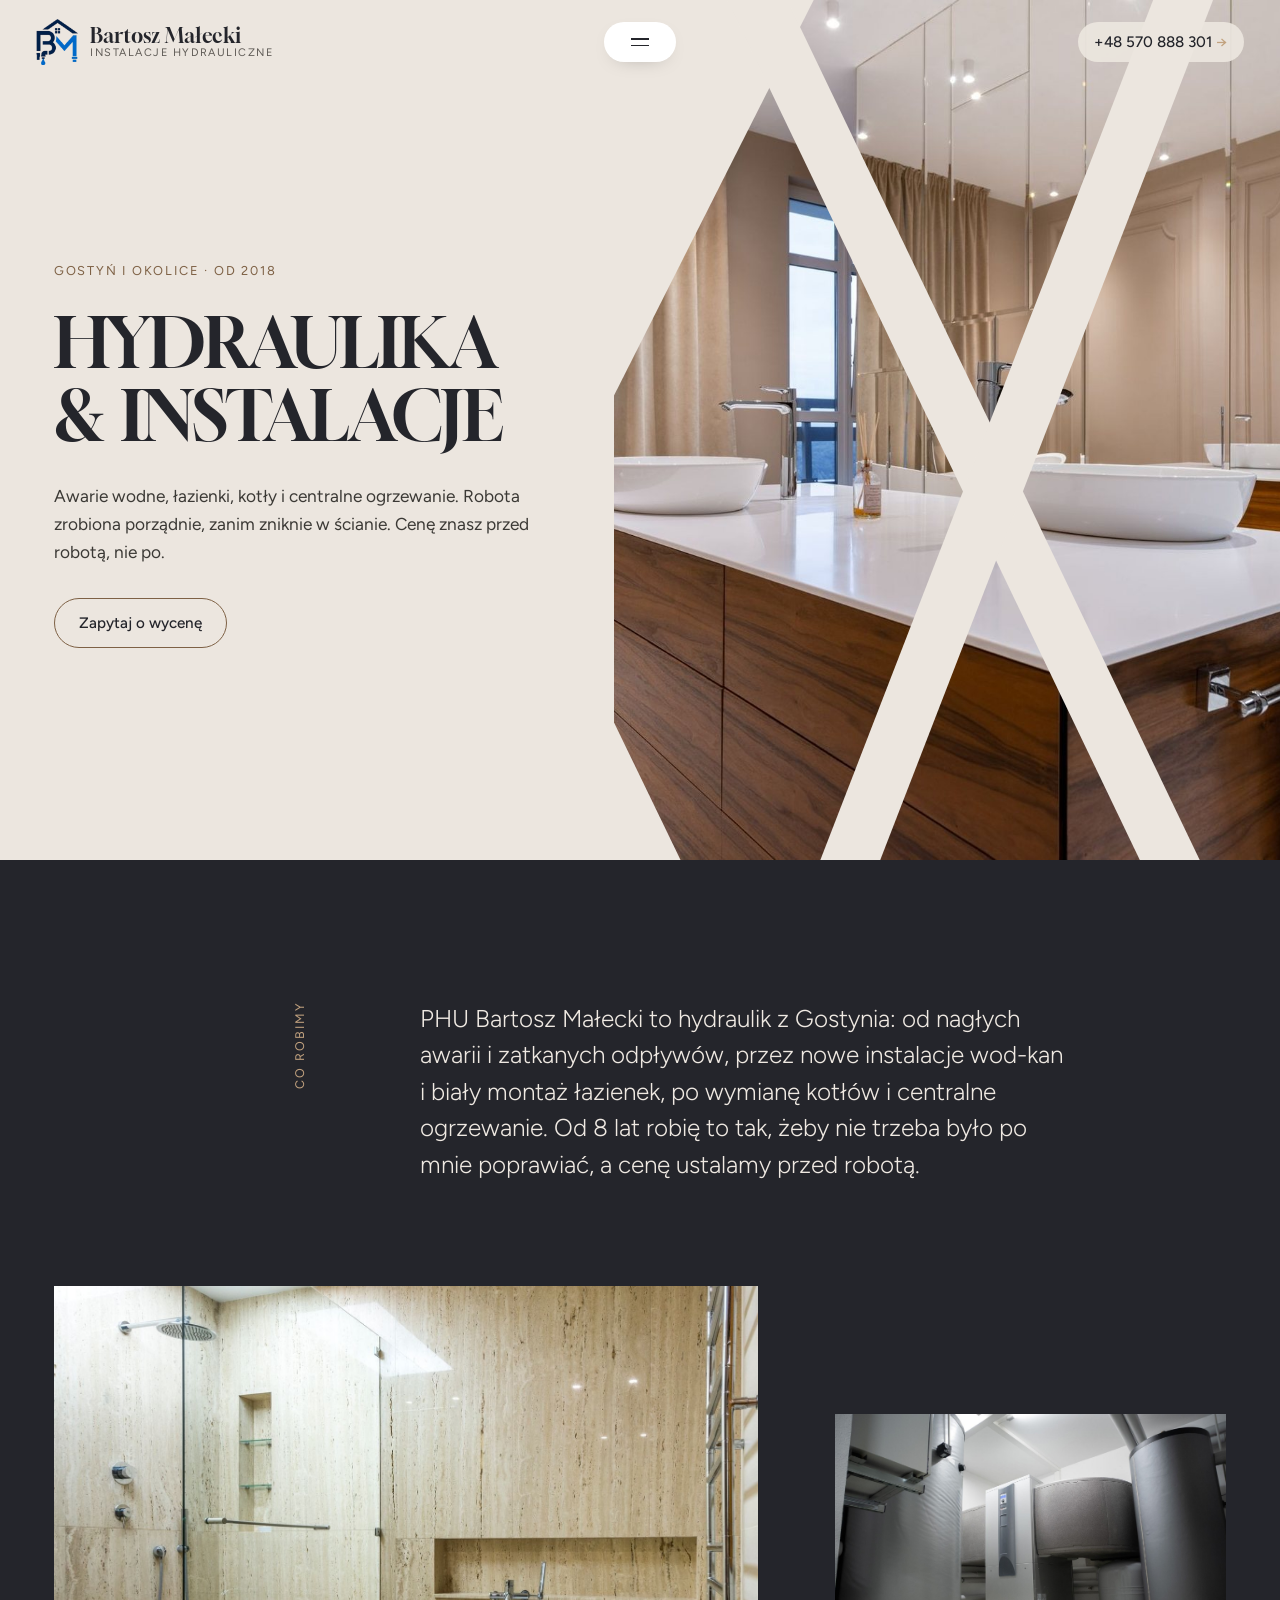
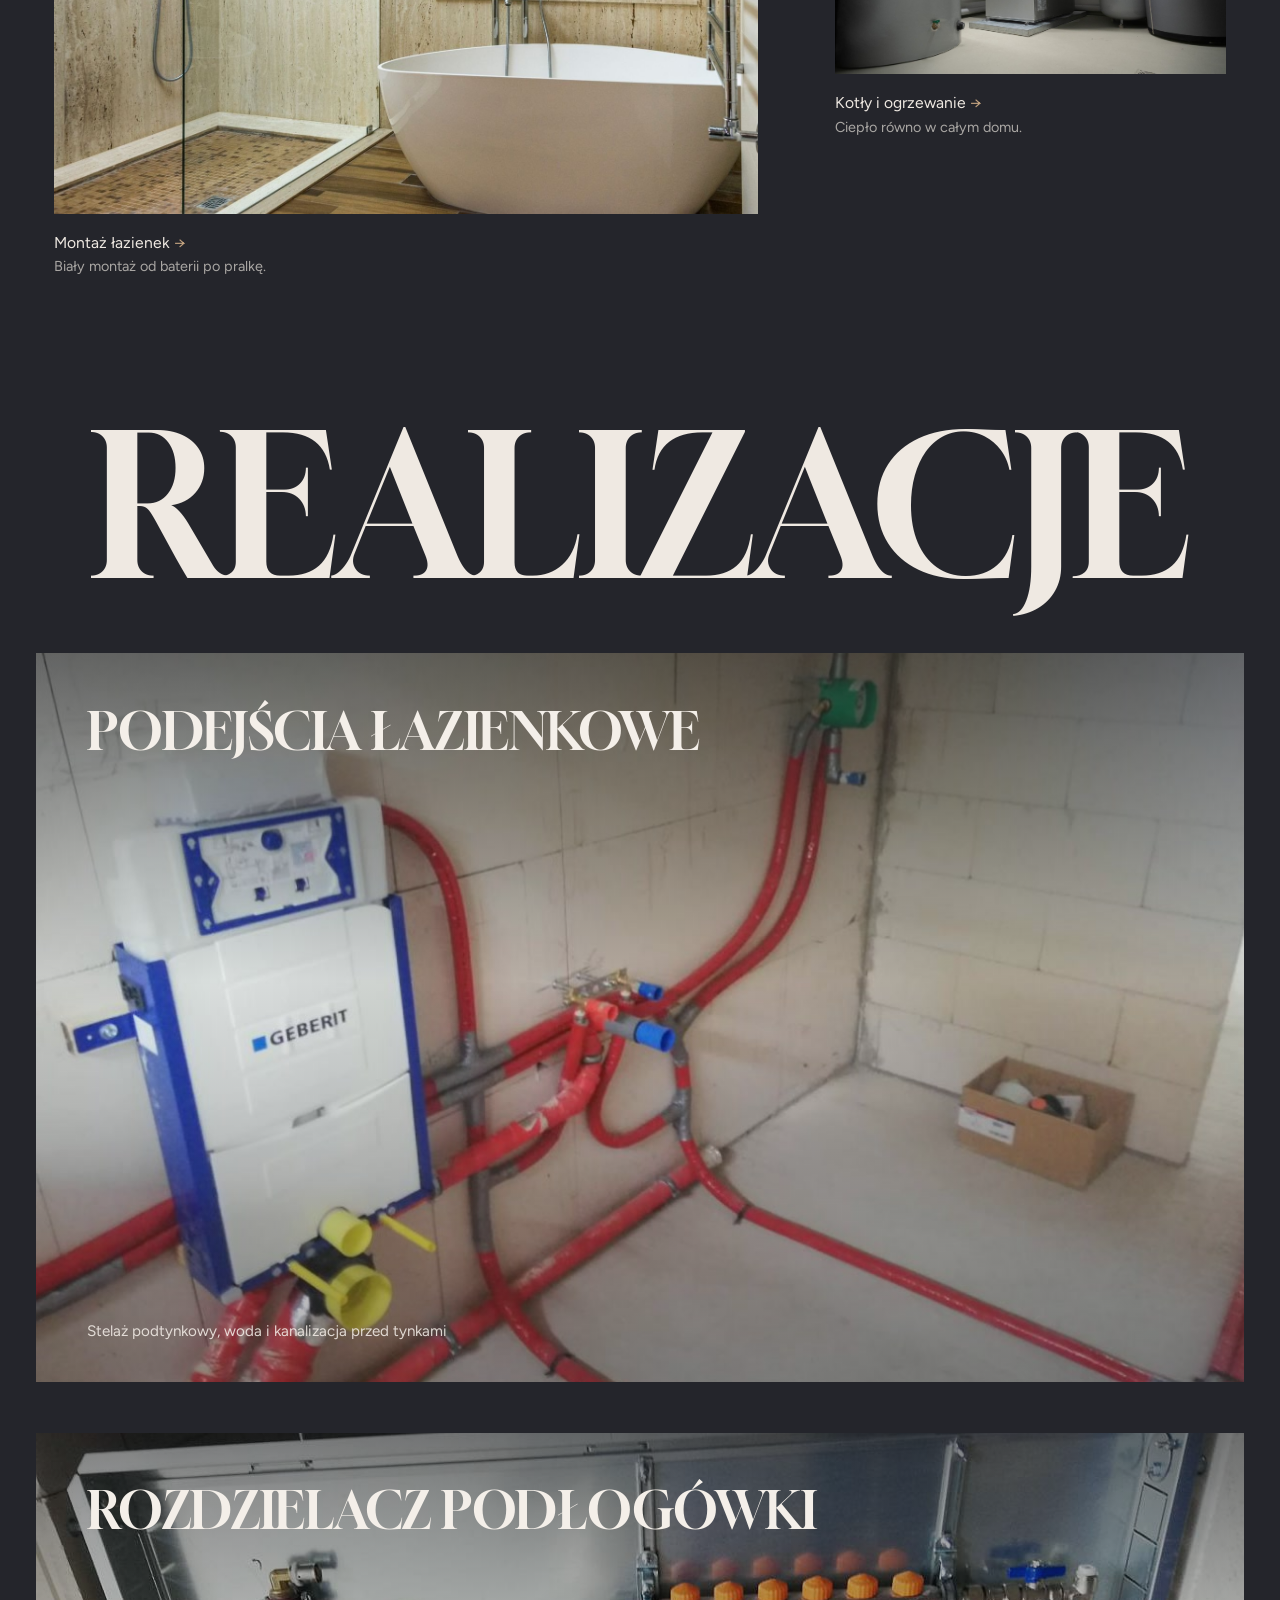
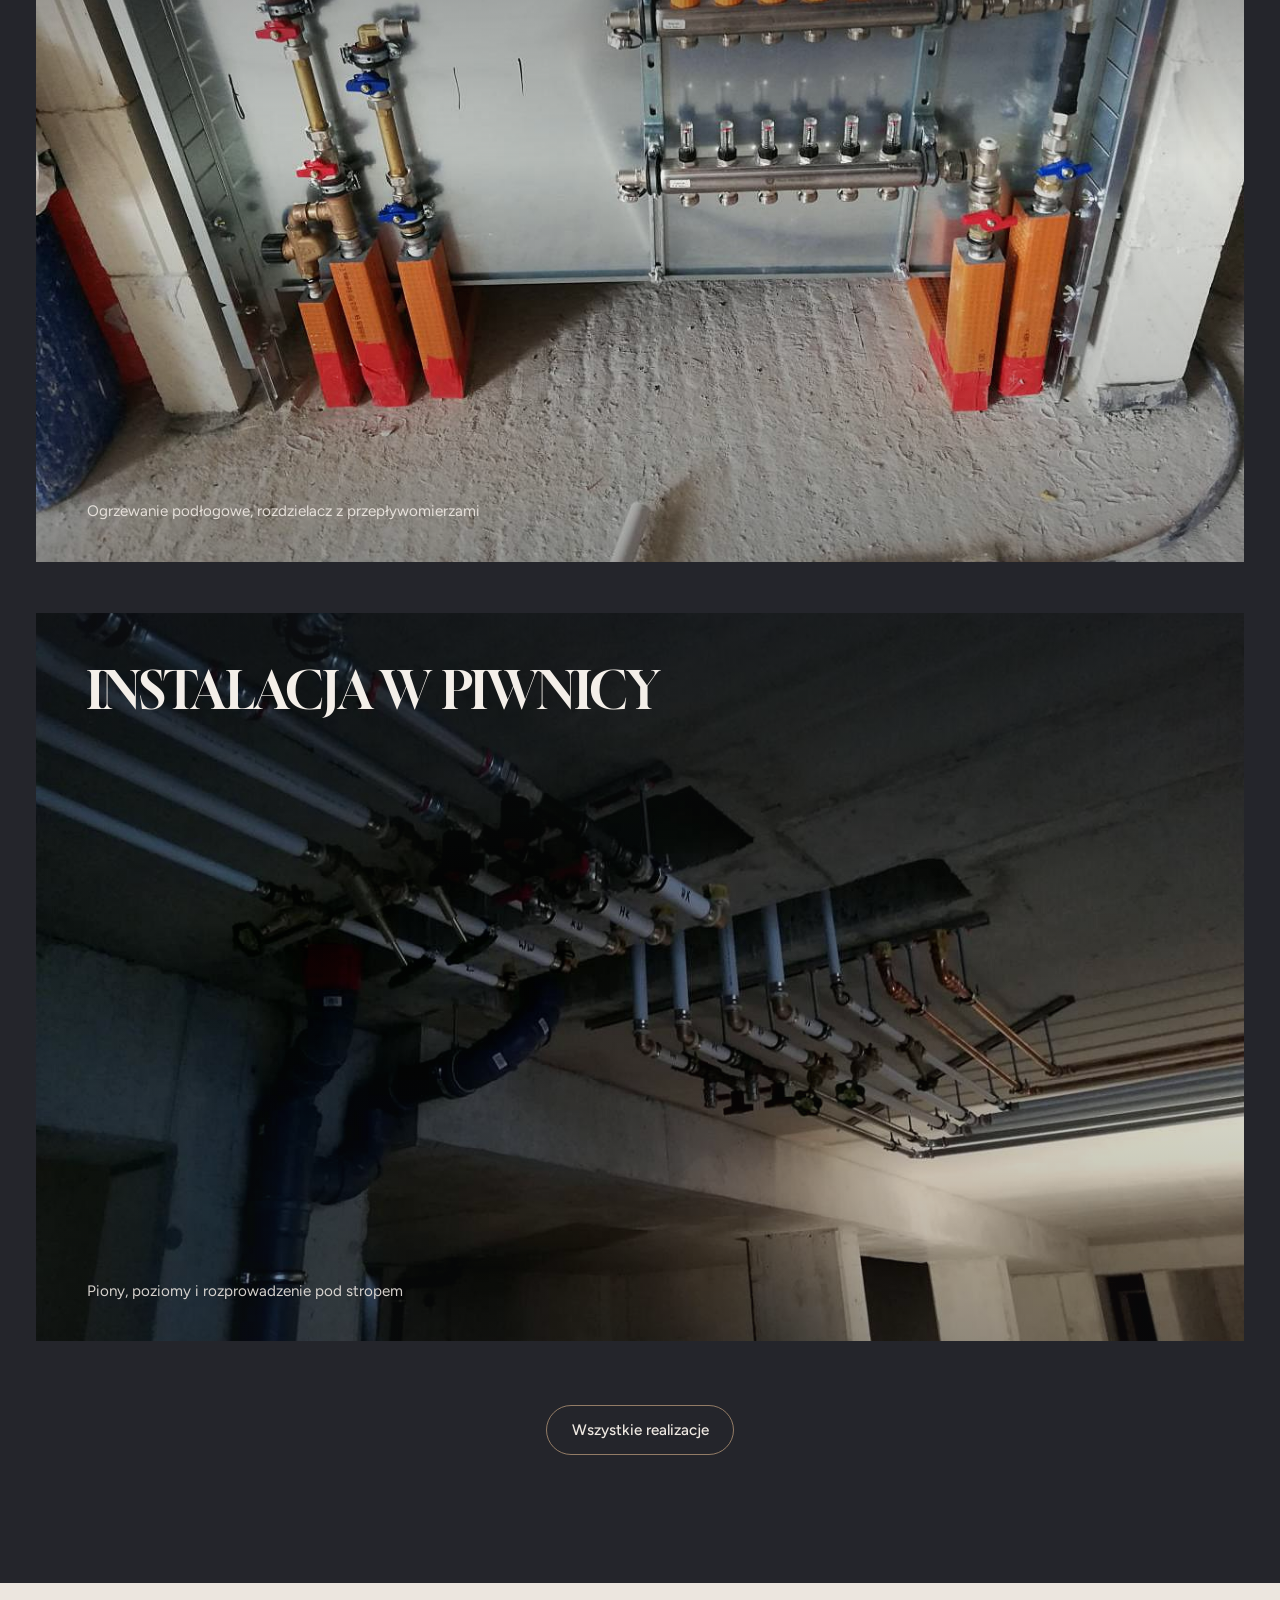
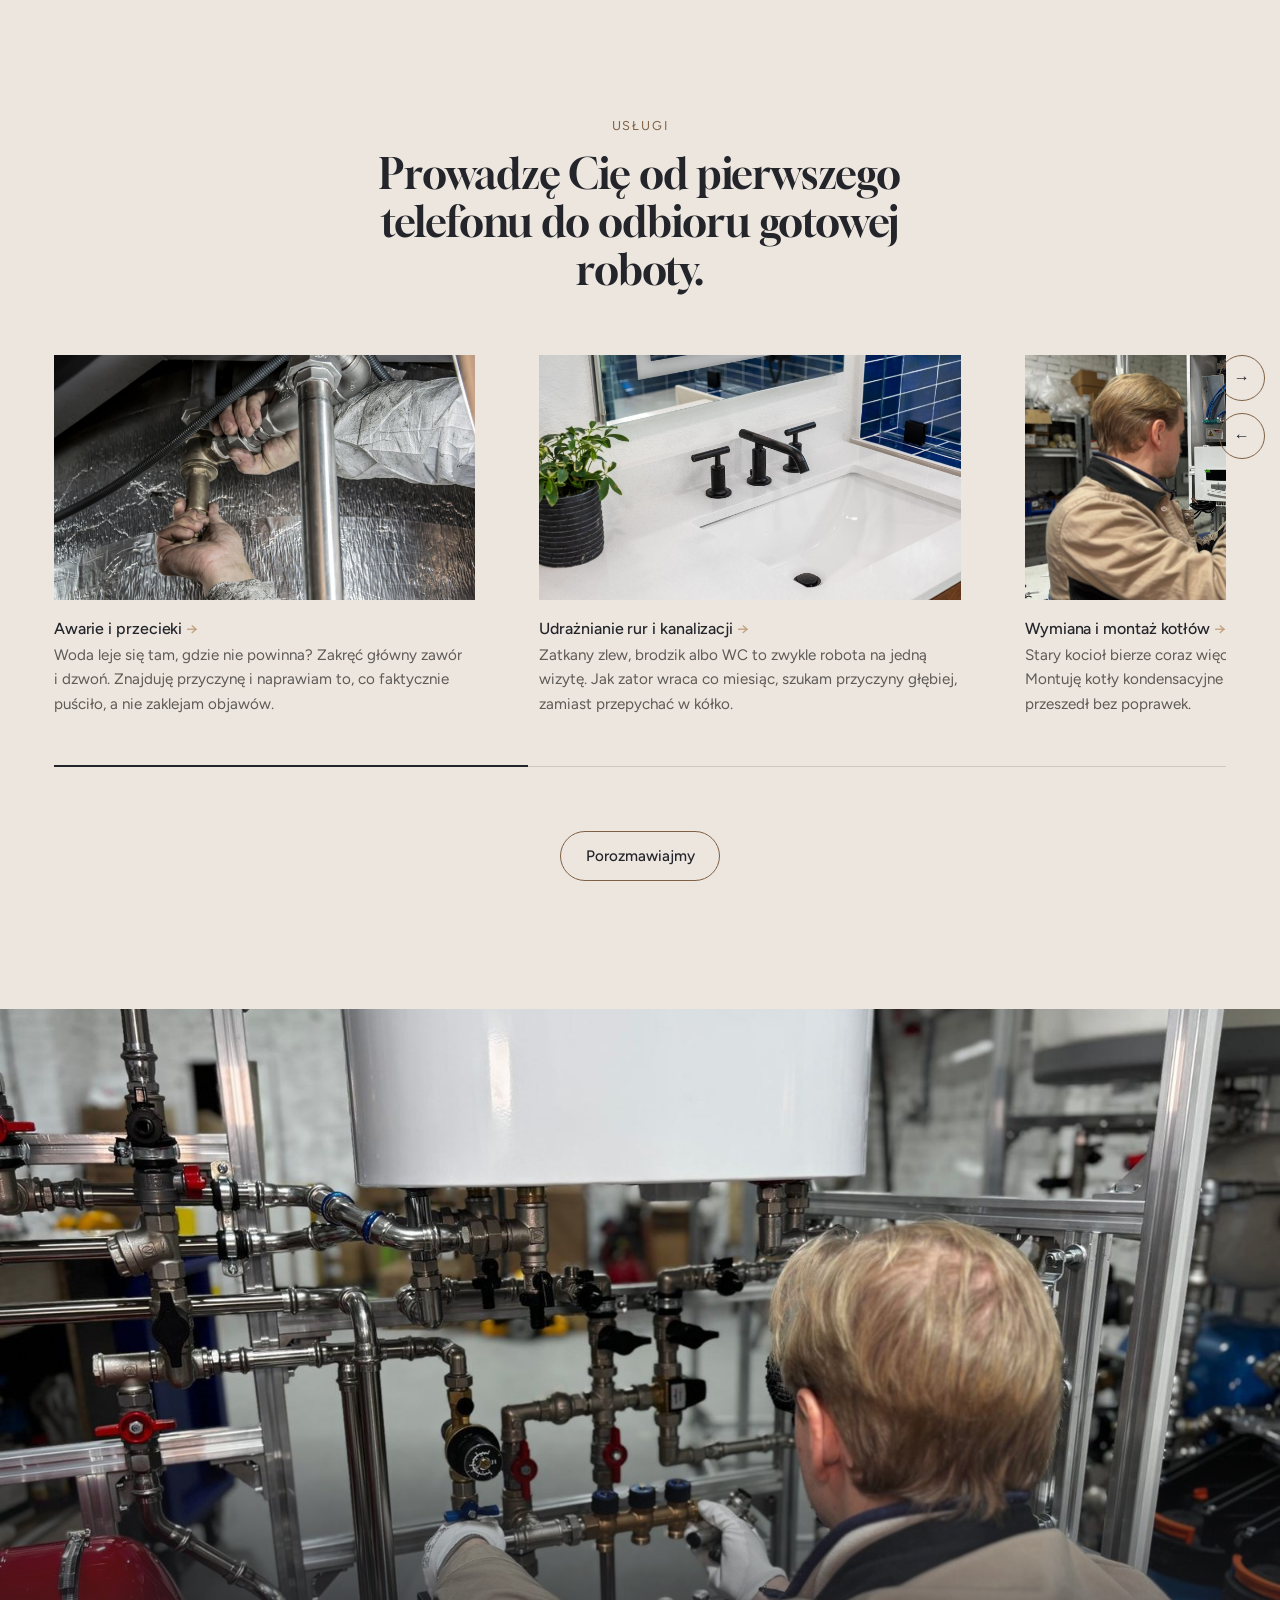
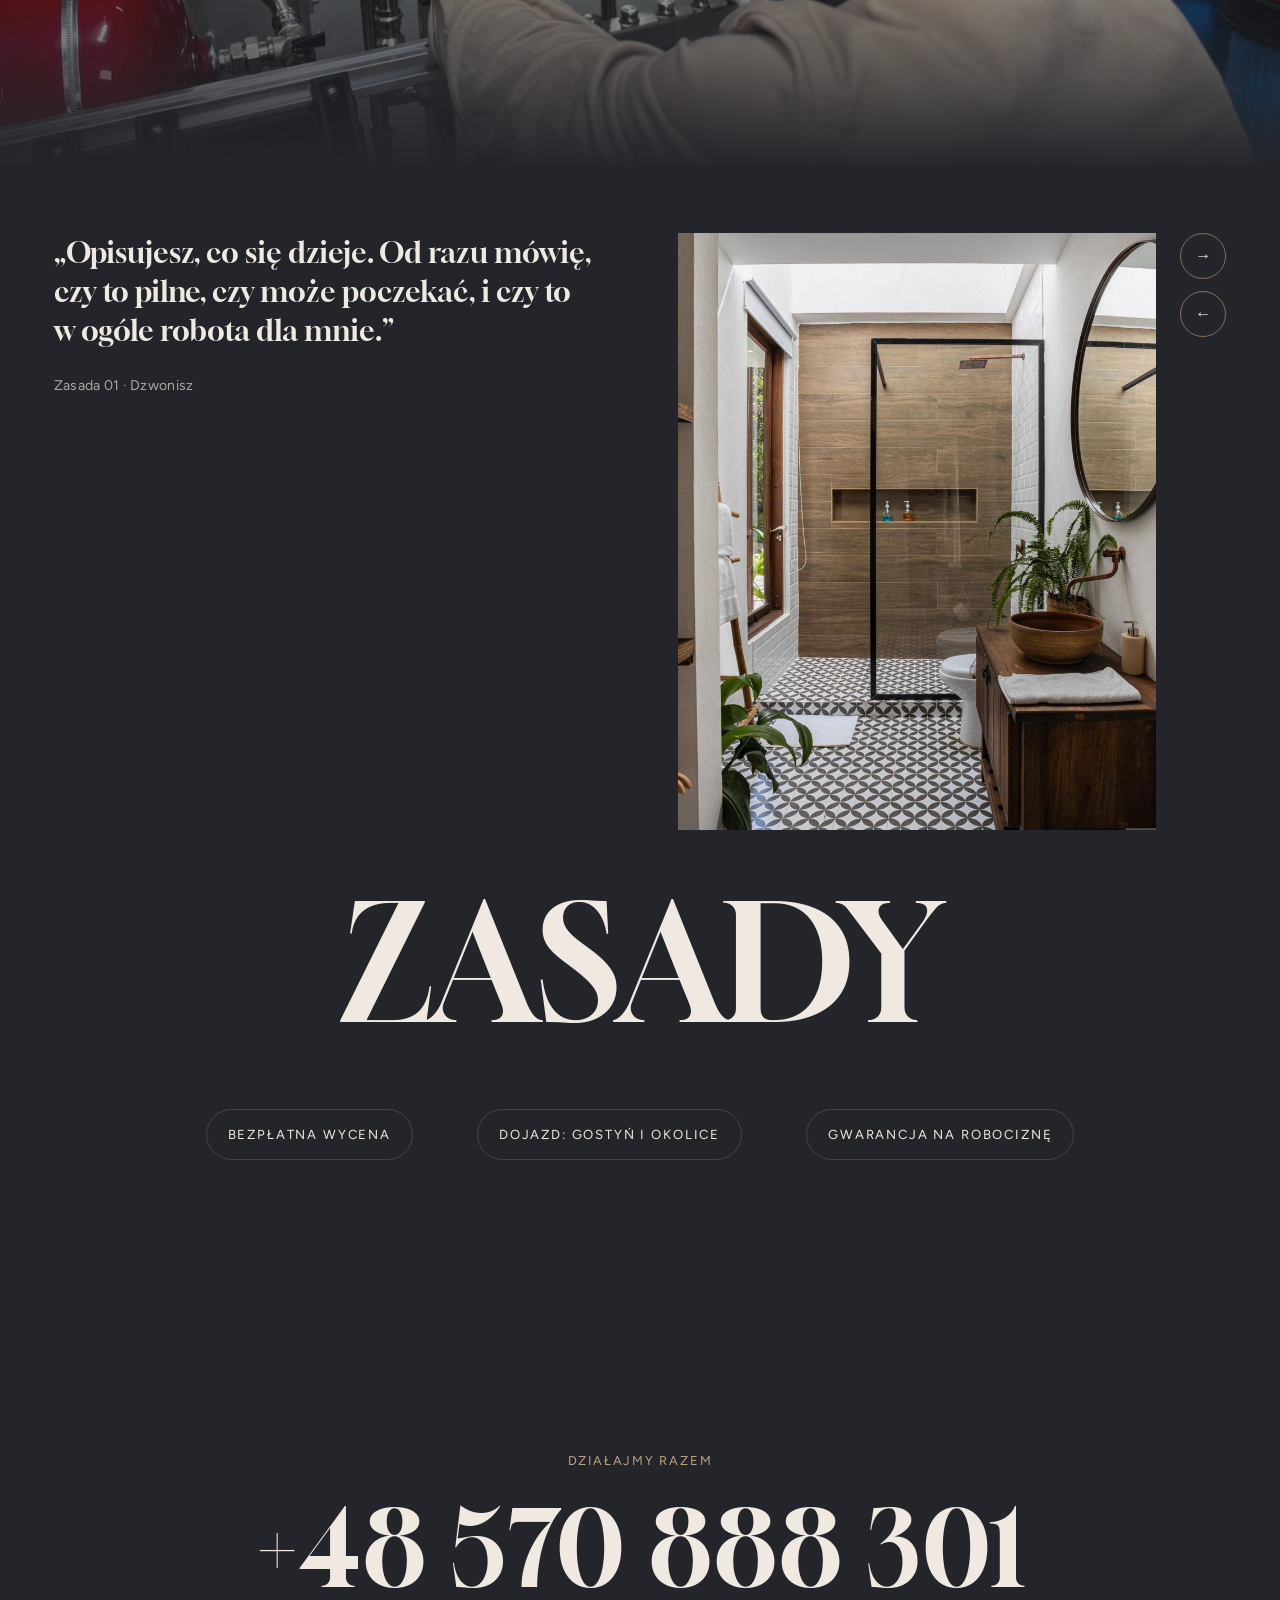
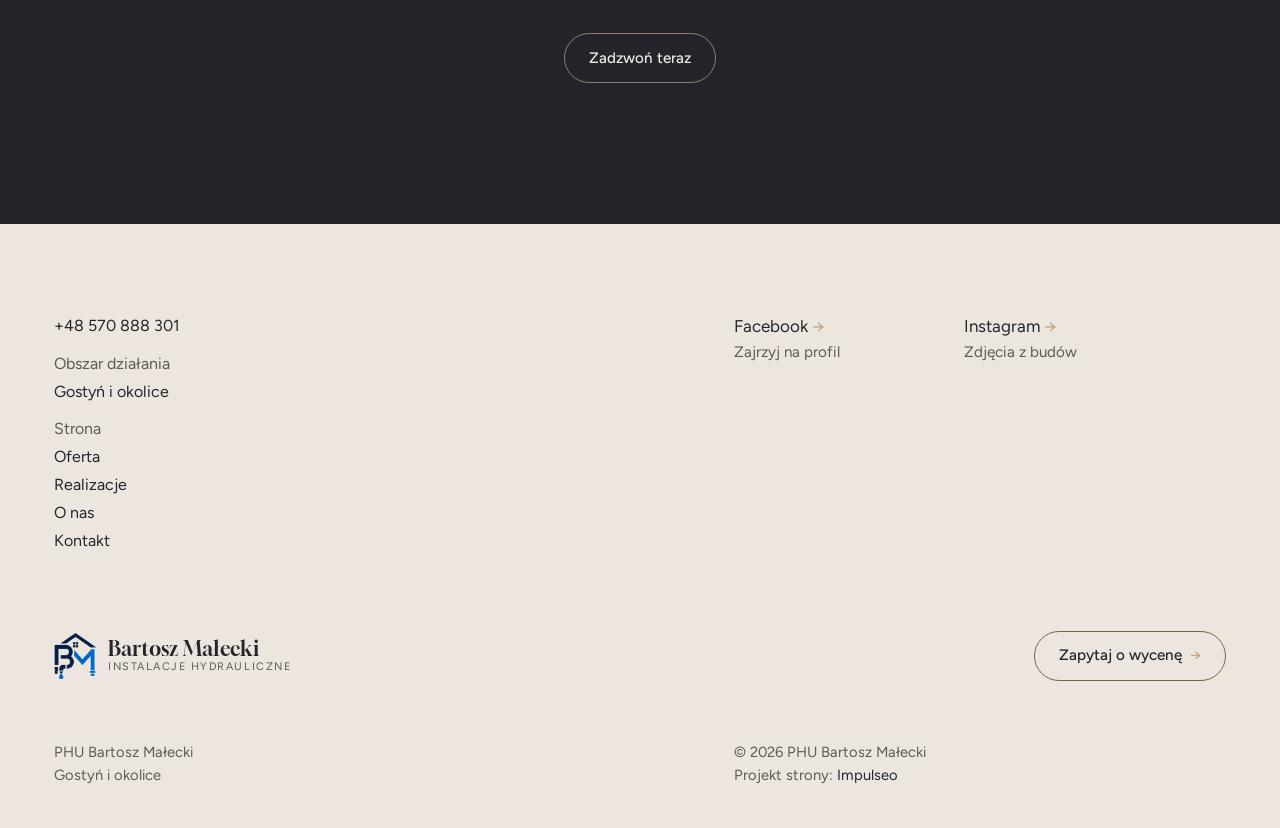
<file: index.html>
<!DOCTYPE html>
<html lang="pl">
<head>
<meta charset="UTF-8">
<meta name="viewport" content="width=device-width, initial-scale=1.0">
<title>PHU Bartosz Małecki - hydraulik, awarie i instalacje</title>
<meta name="description" content="Hydraulik w Gostyniu z dojazdem. Awarie, udrażnianie, instalacje wod-kan, wymiana kotłów. Cenę znasz przed robotą. Zadzwoń: +48 570 888 301.">
<link rel="canonical" href="https://kris20032.github.io/phu-bartosz-malecki/">
<meta name="robots" content="noindex, nofollow">
<meta property="og:type" content="website">
<meta property="og:locale" content="pl_PL">
<meta property="og:site_name" content="Bartosz Małecki">
<meta property="og:title" content="PHU Bartosz Małecki - hydraulik, awarie i instalacje">
<meta property="og:description" content="Hydraulik w Gostyniu z dojazdem. Awarie, udrażnianie, instalacje wod-kan, wymiana kotłów. Cenę znasz przed robotą. Zadzwoń: +48 570 888 301.">
<meta property="og:url" content="https://kris20032.github.io/phu-bartosz-malecki/">
<meta property="og:image" content="https://kris20032.github.io/phu-bartosz-malecki/img/og.jpg">
<meta property="og:image:width" content="1200">
<meta property="og:image:height" content="630">
<meta name="twitter:card" content="summary_large_image">
<script type="application/ld+json">{"@context": "https://schema.org", "@type": "Plumber", "name": "Bartosz Małecki", "url": "https://kris20032.github.io/phu-bartosz-malecki/", "telephone": "+48570888301", "image": "https://kris20032.github.io/phu-bartosz-malecki/img/og.jpg", "areaServed": "Gostyń", "sameAs": ["https://www.facebook.com/p/PHU-Bartosz-Ma%C5%82ecki-100058718385643/", "https://www.instagram.com/bartek_malecki/"]}</script>
<link rel="preconnect" href="https://fonts.googleapis.com">
<link rel="preconnect" href="https://fonts.gstatic.com" crossorigin>
<link href="https://fonts.googleapis.com/css2?family=Gloock&family=Figtree:wght@300;400;500;600&display=swap" rel="stylesheet">
<link rel="stylesheet" href="assets/styles.css?v=20261027">
</head>
<body>
<header class="k-head">
  <div class="k-head-in">
    <a class="k-brand" href="index.html"><img class="brand-logo" src="img/logo-znak.png" alt="PHU Bartosz Małecki" width="140" height="152"><span><b>Bartosz Małecki</b><small>Instalacje hydrauliczne</small></span></a>
    <button class="nav-toggle" aria-label="Menu"><span></span><span></span><span></span></button>
    <a class="k-tel" href="tel:+48570888301">+48 570 888 301 <span class="arr">→</span></a>
    <nav class="nav-links">
      <a href="index.html">Start</a>
      <a href="oferta.html">Oferta</a>
      <a href="realizacje.html">Realizacje</a>
      <a href="o-nas.html">O nas</a>
      <a href="kontakt.html">Kontakt</a>
      <a class="nl-tel" href="tel:+48570888301">+48 570 888 301</a>
    </nav>
  </div>
</header>

<main>
<section class="hero-kw k-hero">
  <div class="k-art"><img src="img/hero.jpg" alt="Łazienka z wanną wolnostojącą i umywalkami nablatowymi" width="1800" height="1202" fetchpriority="high"><svg viewBox="0 0 100 100" preserveAspectRatio="none" aria-hidden="true"><polygon points="0,0 30,0 0,46"/><polygon points="0,84 0,100 10,100"/><polygon points="17,0 26,0 88,100 79,100"/><polygon points="81,0 90,0 40,100 31,100"/></svg></div>
  <div class="wrap k-hero-copy"><div>
    <span class="eyebrow">Gostyń i&nbsp;okolice · od 2018</span>
    <h1>Hydraulika<br>&amp; instalacje</h1>
    <p class="lead">Awarie wodne, łazienki, kotły i&nbsp;centralne ogrzewanie. Robota zrobiona porządnie, zanim zniknie w&nbsp;ścianie. Cenę znasz przed robotą, nie po.</p>
    <a class="k-btn" href="kontakt.html">Zapytaj o&nbsp;wycenę</a>
  </div></div>
</section>

<section class="on-dark pv">
  <div class="wrap">
    <div class="k-intro reveal">
      <span class="k-vlabel">Co robimy</span>
      <div><p>PHU Bartosz Małecki to hydraulik z&nbsp;Gostynia: od nagłych awarii i&nbsp;zatkanych odpływów, przez nowe instalacje wod-kan i&nbsp;biały montaż łazienek, po wymianę kotłów i&nbsp;centralne ogrzewanie. Od 8 lat robię to tak, żeby nie trzeba było po mnie poprawiać, a&nbsp;cenę ustalamy przed robotą.</p></div>
    </div>
    <div class="k-duo">
      <figure class="reveal"><a href="oferta.html"><div class="k-img"><img src="img/g10.jpg" alt="Łazienka z kabiną walk-in i wanną wolnostojącą" width="1507" height="1300"></div><span class="k-cap">Montaż łazienek <span class="arr">→</span><small>Biały montaż od baterii po pralkę.</small></span></a></figure>
      <figure class="reveal"><a href="oferta.html"><div class="k-img"><img src="img/g7.jpg" alt="Kotłownia z zasobnikiem ciepłej wody" width="1880" height="1253"></div><span class="k-cap">Kotły i&nbsp;ogrzewanie <span class="arr">→</span><small>Ciepło równo w&nbsp;całym domu.</small></span></a></figure>
    </div>
  </div>
</section>
<section class="on-dark" style="padding-bottom:clamp(80px,10vw,130px)">
  <div class="k-giant reveal" aria-hidden="true">Realizacje</div>
  <div class="k-projects">
    <a class="k-proj reveal" href="realizacje.html"><img src="img/g1.jpg" alt="Stelaż podtynkowy WC i podejścia wody na budowie" width="1222" height="902"><h3>Podejścia łazienkowe</h3><span>Stelaż podtynkowy, woda i&nbsp;kanalizacja przed tynkami</span></a>
    <a class="k-proj reveal" href="realizacje.html"><img src="img/g6.jpg" alt="Rozdzielacz ogrzewania podłogowego w szafce" width="1280" height="967"><h3>Rozdzielacz podłogówki</h3><span>Ogrzewanie podłogowe, rozdzielacz z&nbsp;przepływomierzami</span></a>
    <a class="k-proj reveal" href="realizacje.html"><img src="img/g5.jpg" alt="Instalacja rozprowadzona pod stropem piwnicy" width="1280" height="967"><h3>Instalacja w&nbsp;piwnicy</h3><span>Piony, poziomy i&nbsp;rozprowadzenie pod stropem</span></a>
  </div>
  <div class="k-center reveal"><a class="k-btn" href="realizacje.html">Wszystkie realizacje</a></div>
</section>
<section class="k-services">
  <div class="wrap">
    <div class="k-shead reveal">
      <span class="eyebrow">Usługi</span>
      <h2>Prowadzę Cię od pierwszego telefonu do odbioru gotowej roboty.</h2>
    </div>
    <div class="k-car reveal">
      <div class="k-arrows"><button type="button" data-next aria-label="Następna usługa">→</button><button type="button" data-prev aria-label="Poprzednia usługa">←</button></div>
      <div class="k-track">
      <a class="k-card" href="oferta.html"><div class="k-img"><img src="img/k-awaria.jpg" alt="Awarie i przecieki" width="1600" height="1066"></div><h3>Awarie i&nbsp;przecieki <span class="arr">→</span></h3><p>Woda leje się tam, gdzie nie powinna? Zakręć główny zawór i&nbsp;dzwoń. Znajduję przyczynę i&nbsp;naprawiam to, co faktycznie puściło, a&nbsp;nie zaklejam objawów.</p></a>
      <a class="k-card" href="oferta.html"><div class="k-img"><img src="img/g12.jpg" alt="Udrażnianie rur i kanalizacji" width="1600" height="1066"></div><h3>Udrażnianie rur i&nbsp;kanalizacji <span class="arr">→</span></h3><p>Zatkany zlew, brodzik albo WC to zwykle robota na jedną wizytę. Jak zator wraca co miesiąc, szukam przyczyny głębiej, zamiast przepychać w&nbsp;kółko.</p></a>
      <a class="k-card" href="oferta.html"><div class="k-img"><img src="img/k-kociol.jpg" alt="Wymiana i montaż kotłów" width="1600" height="1200"></div><h3>Wymiana i&nbsp;montaż kotłów <span class="arr">→</span></h3><p>Stary kocioł bierze coraz więcej gazu albo wysiada w&nbsp;mróz? Montuję kotły kondensacyjne i&nbsp;podłączam je tak, żeby odbiór przeszedł bez poprawek.</p></a>
      <a class="k-card" href="oferta.html"><div class="k-img"><img src="img/about.jpg" alt="Instalacje wod-kan" width="1880" height="1253"></div><h3>Instalacje wod-kan <span class="arr">→</span></h3><p>Instalacja, której po skończeniu nie widać, musi być zrobiona porządnie, zanim zniknie w&nbsp;ścianie. Próbę szczelności robię z&nbsp;manometrem, nie na oko.</p></a>
      <a class="k-card" href="oferta.html"><div class="k-img"><img src="img/g9.jpg" alt="Montaż łazienek" width="1600" height="1068"></div><h3>Montaż łazienek <span class="arr">→</span></h3><p>Biały montaż od baterii po pralkę. Każde połączenie sprawdzam, zanim zamknę za sobą drzwi, a&nbsp;termin ustawiam tak, żeby nie blokować innych ekip.</p></a>
      <a class="k-card" href="oferta.html"><div class="k-img"><img src="img/k-co.jpg" alt="Centralne ogrzewanie" width="1600" height="1065"></div><h3>Centralne ogrzewanie <span class="arr">→</span></h3><p>Grzejniki grzeją nierówno albo bulgoczą? Płuczę i&nbsp;odpowietrzam instalację, wymieniam grzejniki i&nbsp;głowice, żeby grzało równo w&nbsp;całym domu.</p></a>
      </div>
      <div class="k-bar" aria-hidden="true"><i></i></div>
    </div>
    <div class="k-center reveal"><a class="k-btn" href="kontakt.html">Porozmawiajmy</a></div>
  </div>
</section>
<section class="stopklatka k-bleed" aria-hidden="true"><div class="stk-bg" style="background-image:url(img/k-ekipa.jpg)"></div></section>
<section class="on-dark" style="padding:clamp(40px,5vw,70px) 0 clamp(80px,10vw,130px)">
  <div class="wrap">
    <div class="k-kudos reveal">
      <div class="k-slides">
        <div class="k-slide is-on"><blockquote>„Opisujesz, co się dzieje. Od razu mówię, czy to pilne, czy może poczekać, i&nbsp;czy to w&nbsp;ogóle robota dla mnie.”</blockquote><cite>Zasada 01 · Dzwonisz</cite></div>
        <div class="k-slide"><blockquote>„Drobne rzeczy wyceniam przez telefon, większe po obejrzeniu na miejscu. Cena ustalona przed robotą już nie rośnie.”</blockquote><cite>Zasada 02 · Znasz cenę</cite></div>
        <div class="k-slide"><blockquote>„Robię swoje i&nbsp;nie znikam w&nbsp;połowie na inną budowę. Zaczęte kończę.”</blockquote><cite>Zasada 03 · Robota</cite></div>
        <div class="k-slide"><blockquote>„Na wykonaną robotę dostajesz gwarancję i&nbsp;jasny rachunek. Jak coś nie gra, wracam i&nbsp;poprawiam.”</blockquote><cite>Zasada 04 · Odbiór i&nbsp;gwarancja</cite></div>
      </div>
      <div class="k-kudos-art">
        <img src="img/g11.jpg" alt="Łazienka z umywalką nablatową i lustrem" width="1600" height="1066">
        <div class="k-arrows"><button type="button" data-next aria-label="Następna zasada">→</button><button type="button" data-prev aria-label="Poprzednia zasada">←</button></div>
      </div>
    </div>
    <div class="k-giant sm reveal" aria-hidden="true" style="margin:clamp(40px,5vw,70px) 0 0">Zasady</div>
    <ul class="k-promise reveal"><li>Bezpłatna wycena</li><li>Dojazd: Gostyń i&nbsp;okolice</li><li>Gwarancja na robociznę</li></ul>
  </div>
</section>
<section class="on-dark pv k-cta">
  <div class="wrap reveal">
    <span class="eyebrow">Działajmy razem</span>
    <a class="k-num" href="tel:+48570888301">+48 570 888 301</a>
    <a class="k-btn" href="tel:+48570888301">Zadzwoń teraz</a>
  </div>
</section>
</main>

<footer class="k-foot">
  <div class="wrap">
    <div class="k-foot-top">
      <div class="k-foot-list">
        <a href="tel:+48570888301">+48 570 888 301</a>
        <span class="lab">Obszar działania</span>
        <span>Gostyń i okolice</span>
        <span class="lab">Strona</span>
        <a href="oferta.html">Oferta</a>
        <a href="realizacje.html">Realizacje</a>
        <a href="o-nas.html">O nas</a>
        <a href="kontakt.html">Kontakt</a>
      </div>
      <div class="k-foot-soc">
        <a class="soc" href="https://www.facebook.com/p/PHU-Bartosz-Ma%C5%82ecki-100058718385643/" target="_blank" rel="noopener">Facebook <span class="arr">→</span><small>Zajrzyj na profil</small></a>
        <a class="soc" href="https://www.instagram.com/bartek_malecki/" target="_blank" rel="noopener">Instagram <span class="arr">→</span><small>Zdjęcia z budów</small></a>
      </div>
    </div>
    <div class="k-foot-mid">
      <a class="k-brand" href="index.html"><img src="img/logo-znak.png" alt="PHU Bartosz Małecki" width="140" height="152" loading="lazy"><span><b>Bartosz Małecki</b><small>Instalacje hydrauliczne</small></span></a>
      <a class="k-btn" href="kontakt.html">Zapytaj o wycenę <span class="arr">→</span></a>
    </div>
    <div class="k-foot-bot">
      <span>PHU Bartosz Małecki<br>Gostyń i okolice</span>
      <span>© 2026 PHU Bartosz Małecki<br>Projekt strony: <a class="foot-credit" href="https://impulseo.pl" target="_blank" rel="noopener">Impulseo</a></span>
    </div>
  </div>
</footer>
<div class="sticky-call"><a class="sc-call" href="tel:+48570888301"><svg class="ico-tel" width="16" height="16" viewBox="0 0 24 24" fill="none" aria-hidden="true"><path d="M6.6 10.8a15.5 15.5 0 0 0 6.6 6.6l2.2-2.2a1 1 0 0 1 1-.24 11.4 11.4 0 0 0 3.6.58 1 1 0 0 1 1 1V20a1 1 0 0 1-1 1A17 17 0 0 1 3 4a1 1 0 0 1 1-1h3.5a1 1 0 0 1 1 1c0 1.25.2 2.46.58 3.6a1 1 0 0 1-.25 1l-2.23 2.2Z" fill="currentColor"/></svg> Zadzwoń</a><a class="sc-quote" href="kontakt.html">Umów termin</a></div>
<div class="demo-wazne" data-do="2026-11-02" data-cykl="3" hidden><svg class="dw-ico" width="13" height="13" viewBox="0 0 24 24" fill="none" aria-hidden="true"><circle cx="12" cy="12" r="8.6" stroke="currentColor" stroke-width="1.8"/><path d="M12 7.2V12l3.3 2" stroke="currentColor" stroke-width="1.8" stroke-linecap="round"/></svg><span class="dw-txt"></span></div>

<script src="assets/main.js?v=20261027"></script>
<script src="assets/kw.js?v=20261027"></script>
</body>
</html>
</file>
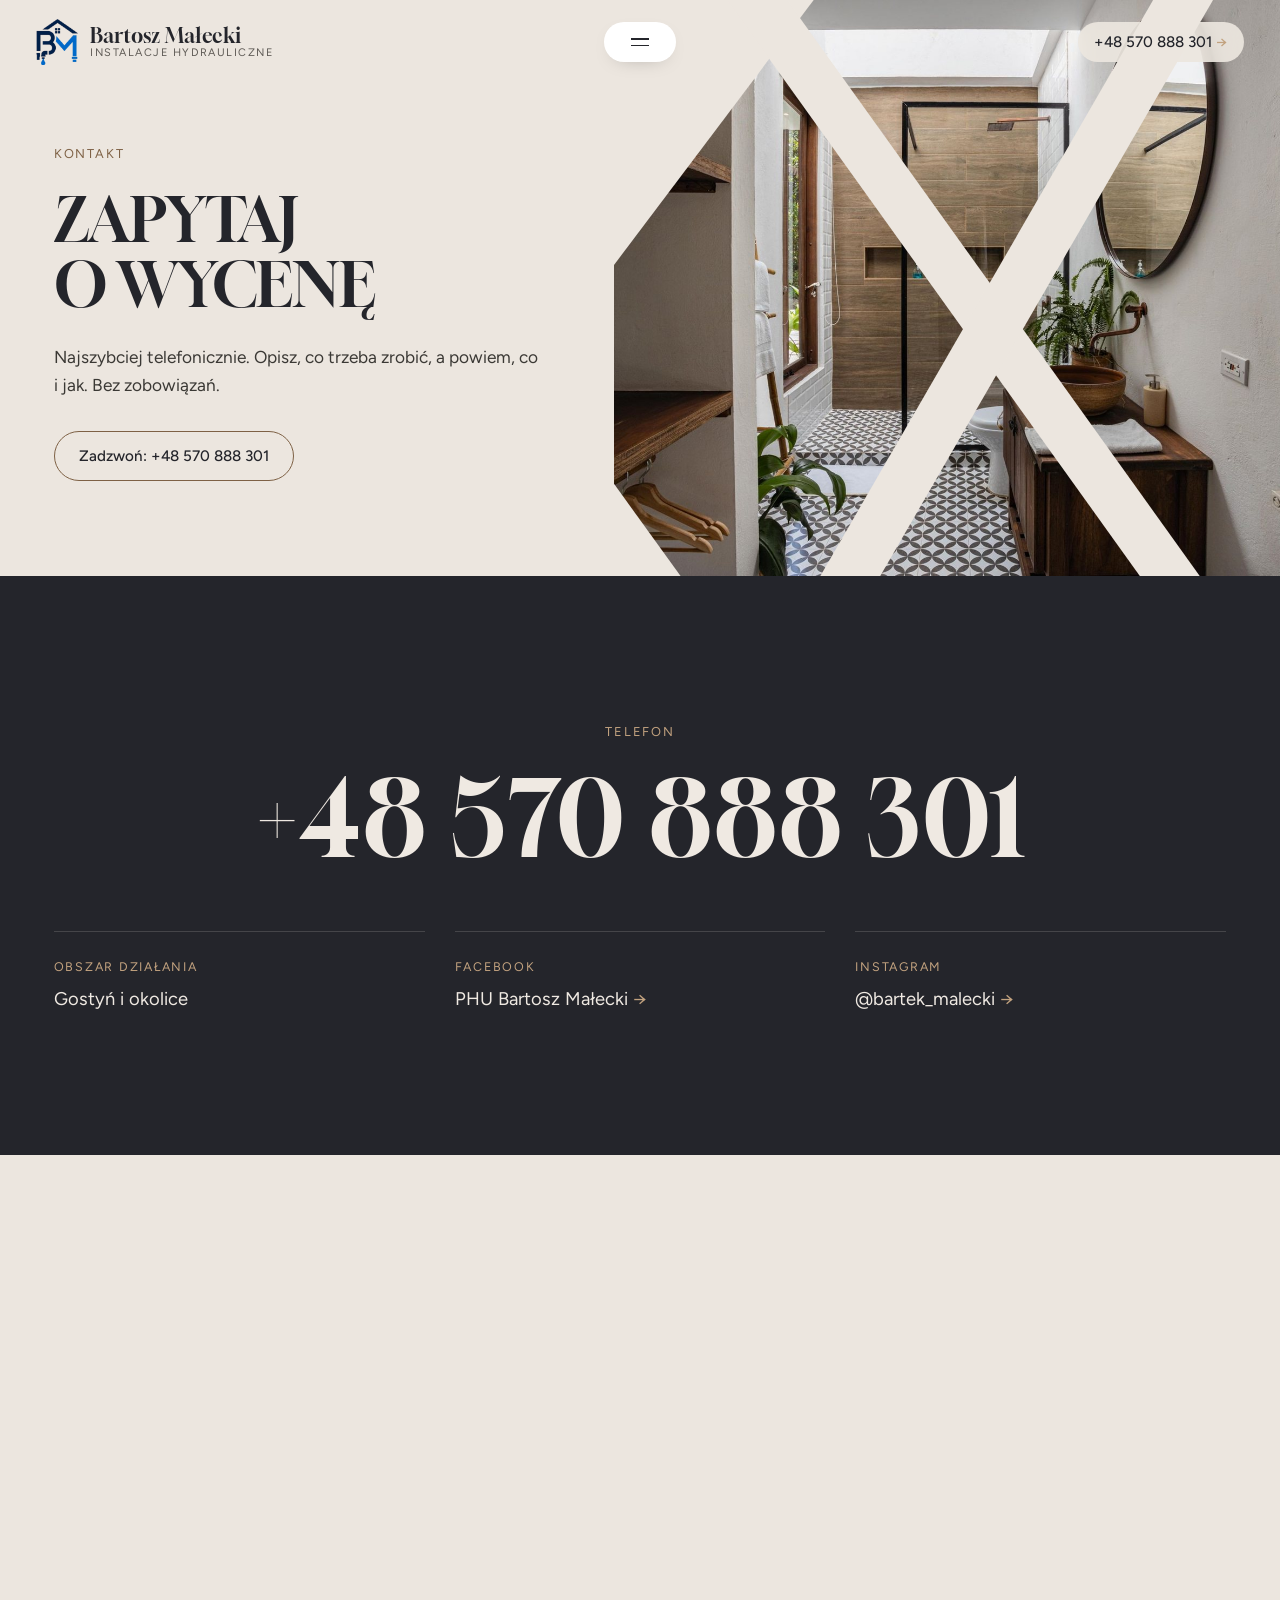
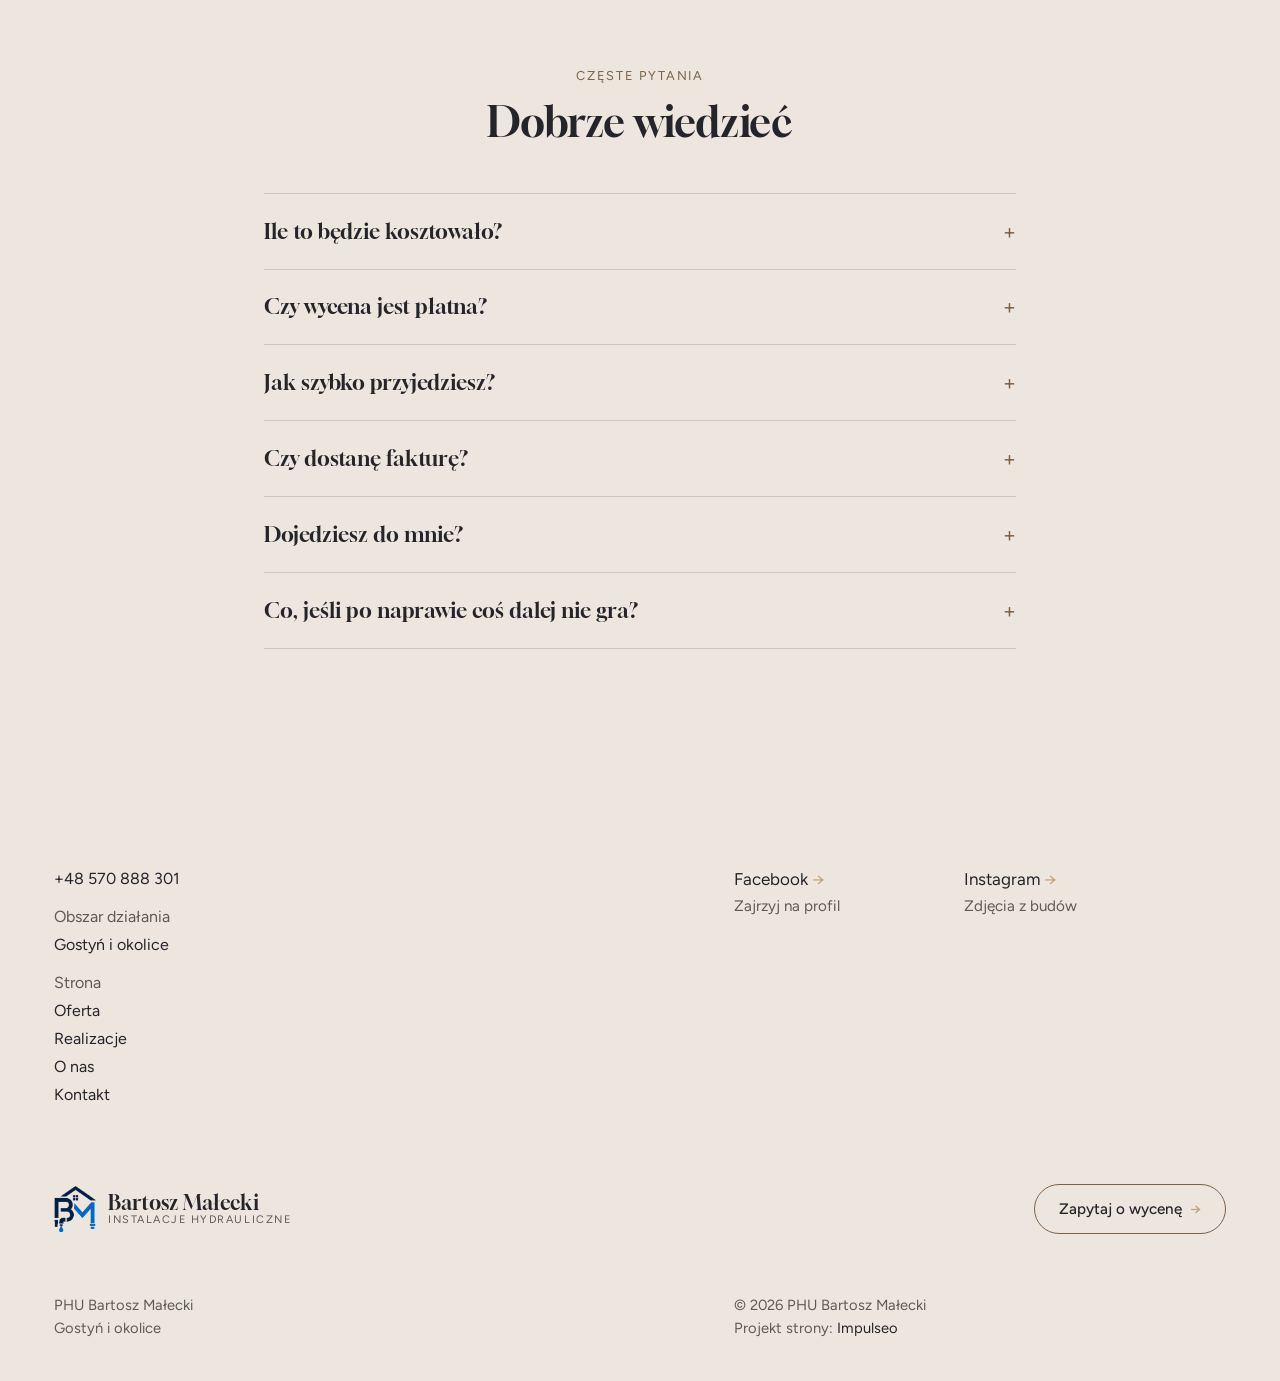
<file: kontakt.html>
<!DOCTYPE html>
<html lang="pl">
<head>
<meta charset="UTF-8">
<meta name="viewport" content="width=device-width, initial-scale=1.0">
<title>Kontakt - Bartosz Małecki</title>
<meta name="description" content="Kontakt Bartosz Małecki - Gostyń">
<link rel="canonical" href="https://kris20032.github.io/phu-bartosz-malecki/kontakt.html">
<meta name="robots" content="noindex, nofollow">
<meta property="og:type" content="website">
<meta property="og:locale" content="pl_PL">
<meta property="og:site_name" content="Bartosz Małecki">
<meta property="og:title" content="Kontakt - Bartosz Małecki">
<meta property="og:description" content="Kontakt Bartosz Małecki - Gostyń">
<meta property="og:url" content="https://kris20032.github.io/phu-bartosz-malecki/kontakt.html">
<meta property="og:image" content="https://kris20032.github.io/phu-bartosz-malecki/img/og.jpg">
<meta property="og:image:width" content="1200">
<meta property="og:image:height" content="630">
<meta name="twitter:card" content="summary_large_image">
<link rel="preconnect" href="https://fonts.googleapis.com">
<link rel="preconnect" href="https://fonts.gstatic.com" crossorigin>
<link href="https://fonts.googleapis.com/css2?family=Gloock&family=Figtree:wght@300;400;500;600&display=swap" rel="stylesheet">
<link rel="stylesheet" href="assets/styles.css?v=20261027">
</head>
<body>
<header class="k-head">
  <div class="k-head-in">
    <a class="k-brand" href="index.html"><img class="brand-logo" src="img/logo-znak.png" alt="PHU Bartosz Małecki" width="140" height="152"><span><b>Bartosz Małecki</b><small>Instalacje hydrauliczne</small></span></a>
    <button class="nav-toggle" aria-label="Menu"><span></span><span></span><span></span></button>
    <a class="k-tel" href="tel:+48570888301">+48 570 888 301 <span class="arr">→</span></a>
    <nav class="nav-links">
      <a href="index.html">Start</a>
      <a href="oferta.html">Oferta</a>
      <a href="realizacje.html">Realizacje</a>
      <a href="o-nas.html">O nas</a>
      <a href="kontakt.html">Kontakt</a>
      <a class="nl-tel" href="tel:+48570888301">+48 570 888 301</a>
    </nav>
  </div>
</header>

<main>
<section class="hero-kw k-hero k-hero-small">
  <div class="k-art"><img src="img/g11.jpg" alt="Łazienka z umywalką nablatową i lustrem" width="1600" height="1066" fetchpriority="high"><svg viewBox="0 0 100 100" preserveAspectRatio="none" aria-hidden="true"><polygon points="0,0 30,0 0,46"/><polygon points="0,84 0,100 10,100"/><polygon points="17,0 26,0 88,100 79,100"/><polygon points="81,0 90,0 40,100 31,100"/></svg></div>
  <div class="wrap k-hero-copy"><div>
    <span class="eyebrow">Kontakt</span>
    <h1>Zapytaj<br>o wycenę</h1>
    <p class="lead">Najszybciej telefonicznie. Opisz, co trzeba zrobić, a&nbsp;powiem, co i&nbsp;jak. Bez zobowiązań.</p>
    <a class="k-btn" href="tel:+48570888301">Zadzwoń: +48 570 888 301</a>
  </div></div>
</section>

<section class="on-dark pv k-cta">
  <div class="wrap reveal">
    <span class="eyebrow">Telefon</span>
    <a class="k-num" href="tel:+48570888301">+48 570 888 301</a>
    <div class="k-info">
      <div><span class="lab">Obszar działania</span><span class="val">Gostyń i&nbsp;okolice</span></div>
      <div><span class="lab">Facebook</span><a class="val" href="https://www.facebook.com/p/PHU-Bartosz-Ma%C5%82ecki-100058718385643/" target="_blank" rel="noopener">PHU Bartosz Małecki <span class="arr">→</span></a></div>
      <div><span class="lab">Instagram</span><a class="val" href="https://www.instagram.com/bartek_malecki/" target="_blank" rel="noopener">@bartek_malecki <span class="arr">→</span></a></div>
    </div>
  </div>
</section>
<iframe class="k-map" title="Bartosz Małecki - Gostyń" src="https://maps.google.com/maps?q=Bartosz%20Ma%C5%82ecki%20Gosty%C5%84&amp;z=12&amp;output=embed" referrerpolicy="no-referrer-when-downgrade"></iframe>
<section style="padding:clamp(80px,10vw,130px) 0">
  <div class="wrap k-faq">
    <div style="text-align:center"><span class="eyebrow">Częste pytania</span></div>
    <h2>Dobrze wiedzieć</h2>
    <details class="reveal"><summary>Ile to będzie kosztowało?</summary><p>Zależy, co się dzieje, dlatego wypytuję przez telefon i&nbsp;od razu podaję widełki. Ostateczną cenę znasz przed robotą, nie po niej.</p></details>
    <details class="reveal"><summary>Czy wycena jest płatna?</summary><p>Za obejrzenie i&nbsp;wycenę nie biorę pieniędzy. Płacisz za robotę, nie za rozmowę o&nbsp;niej.</p></details>
    <details class="reveal"><summary>Jak szybko przyjedziesz?</summary><p>Przy zalaniu liczy się każda godzina, więc przy awarii przestawiam grafik. Prace planowane umawiamy z&nbsp;kilkudniowym wyprzedzeniem.</p></details>
    <details class="reveal"><summary>Czy dostanę fakturę?</summary><p>Tak, na firmę albo na osobę prywatną. Dokument dostajesz od razu, a&nbsp;nie „wyślę później”.</p></details>
    <details class="reveal"><summary>Dojedziesz do mnie?</summary><p>Pracuję w&nbsp;Gostyniu i&nbsp;okolicach. Przy większej robocie dojeżdżam dalej, zapytaj.</p></details>
    <details class="reveal"><summary>Co, jeśli po naprawie coś dalej nie gra?</summary><p>Wracam i&nbsp;sprawdzam. Moja wina, poprawiam za darmo. Wyszło coś nowego, mówię wprost, co i&nbsp;za ile.</p></details>
  </div>
</section>
</main>

<footer class="k-foot">
  <div class="wrap">
    <div class="k-foot-top">
      <div class="k-foot-list">
        <a href="tel:+48570888301">+48 570 888 301</a>
        <span class="lab">Obszar działania</span>
        <span>Gostyń i okolice</span>
        <span class="lab">Strona</span>
        <a href="oferta.html">Oferta</a>
        <a href="realizacje.html">Realizacje</a>
        <a href="o-nas.html">O nas</a>
        <a href="kontakt.html">Kontakt</a>
      </div>
      <div class="k-foot-soc">
        <a class="soc" href="https://www.facebook.com/p/PHU-Bartosz-Ma%C5%82ecki-100058718385643/" target="_blank" rel="noopener">Facebook <span class="arr">→</span><small>Zajrzyj na profil</small></a>
        <a class="soc" href="https://www.instagram.com/bartek_malecki/" target="_blank" rel="noopener">Instagram <span class="arr">→</span><small>Zdjęcia z budów</small></a>
      </div>
    </div>
    <div class="k-foot-mid">
      <a class="k-brand" href="index.html"><img src="img/logo-znak.png" alt="PHU Bartosz Małecki" width="140" height="152" loading="lazy"><span><b>Bartosz Małecki</b><small>Instalacje hydrauliczne</small></span></a>
      <a class="k-btn" href="kontakt.html">Zapytaj o wycenę <span class="arr">→</span></a>
    </div>
    <div class="k-foot-bot">
      <span>PHU Bartosz Małecki<br>Gostyń i okolice</span>
      <span>© 2026 PHU Bartosz Małecki<br>Projekt strony: <a class="foot-credit" href="https://impulseo.pl" target="_blank" rel="noopener">Impulseo</a></span>
    </div>
  </div>
</footer>
<div class="sticky-call"><a class="sc-call" href="tel:+48570888301"><svg class="ico-tel" width="16" height="16" viewBox="0 0 24 24" fill="none" aria-hidden="true"><path d="M6.6 10.8a15.5 15.5 0 0 0 6.6 6.6l2.2-2.2a1 1 0 0 1 1-.24 11.4 11.4 0 0 0 3.6.58 1 1 0 0 1 1 1V20a1 1 0 0 1-1 1A17 17 0 0 1 3 4a1 1 0 0 1 1-1h3.5a1 1 0 0 1 1 1c0 1.25.2 2.46.58 3.6a1 1 0 0 1-.25 1l-2.23 2.2Z" fill="currentColor"/></svg> Zadzwoń</a><a class="sc-quote" href="kontakt.html">Umów termin</a></div>
<div class="demo-wazne" data-do="2026-11-02" data-cykl="3" hidden><svg class="dw-ico" width="13" height="13" viewBox="0 0 24 24" fill="none" aria-hidden="true"><circle cx="12" cy="12" r="8.6" stroke="currentColor" stroke-width="1.8"/><path d="M12 7.2V12l3.3 2" stroke="currentColor" stroke-width="1.8" stroke-linecap="round"/></svg><span class="dw-txt"></span></div>

<script src="assets/main.js?v=20261027"></script>
<script src="assets/kw.js?v=20261027"></script>
</body>
</html>
</file>
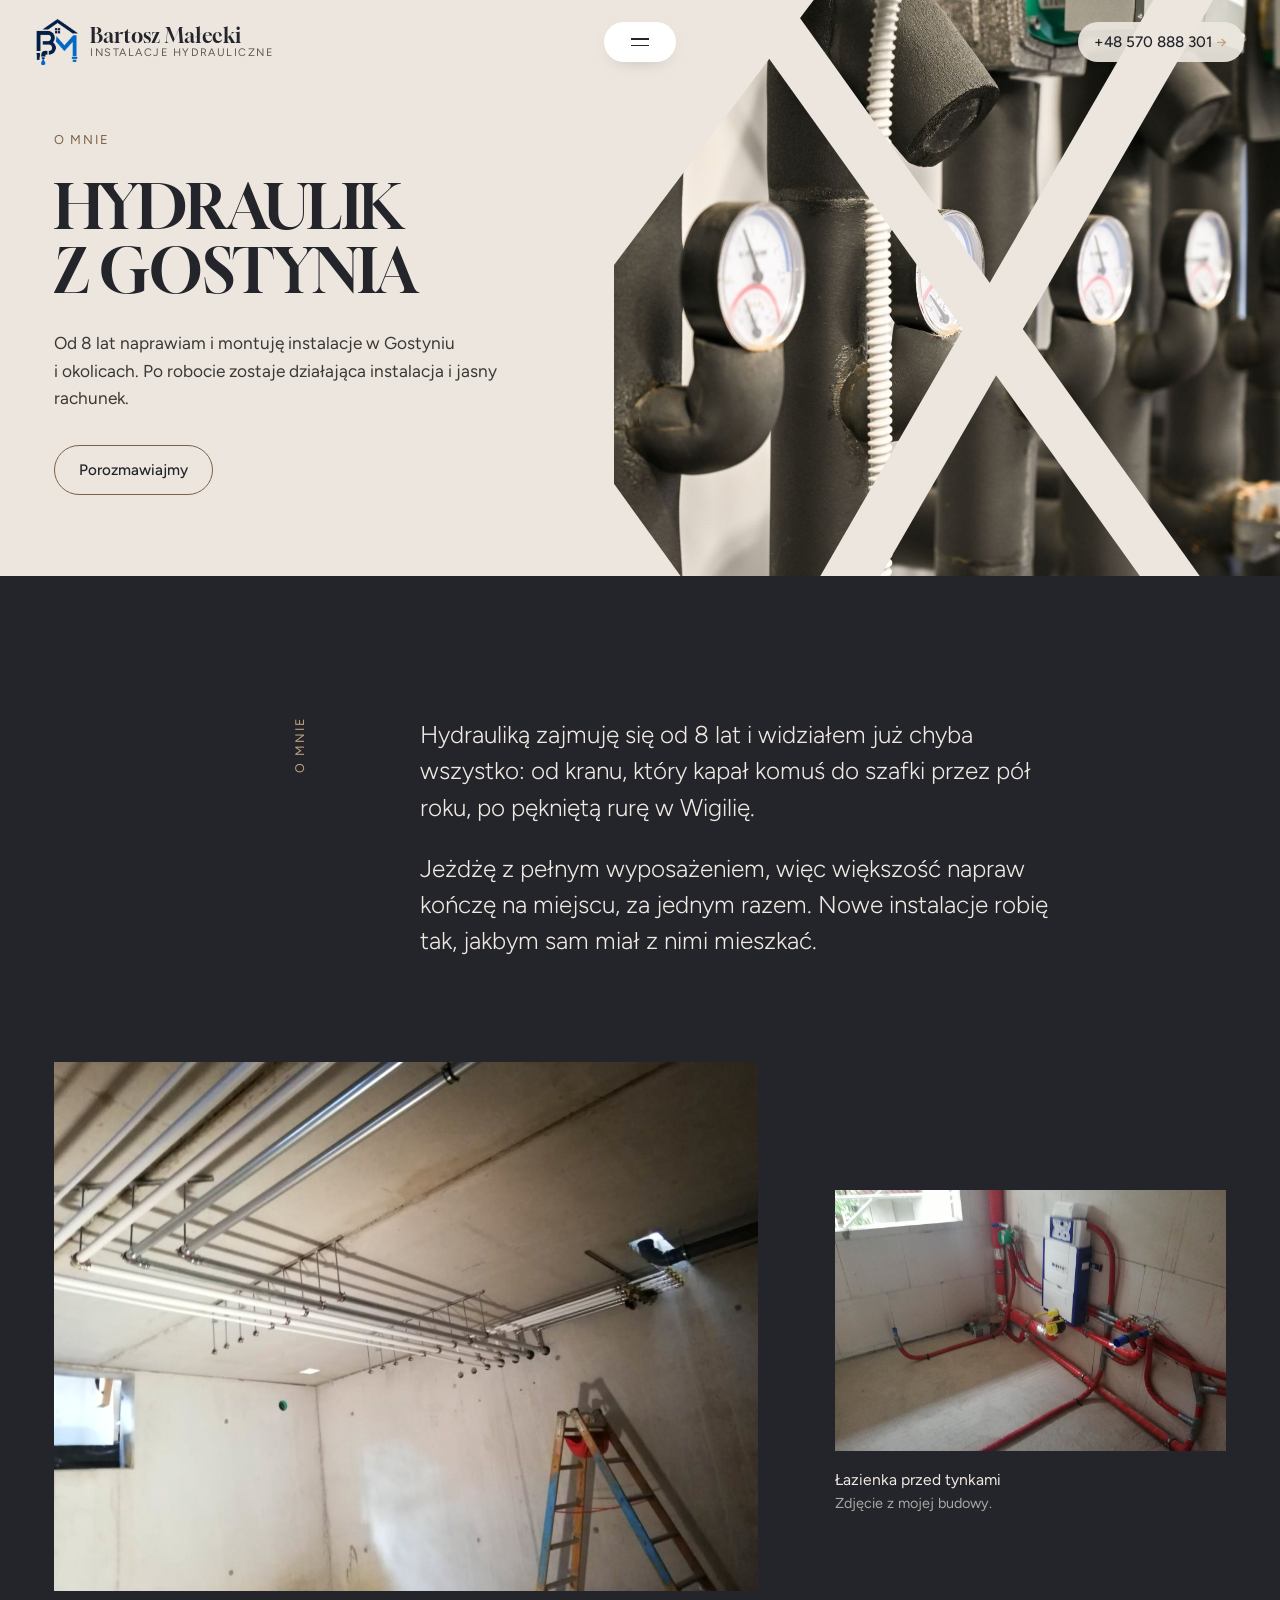
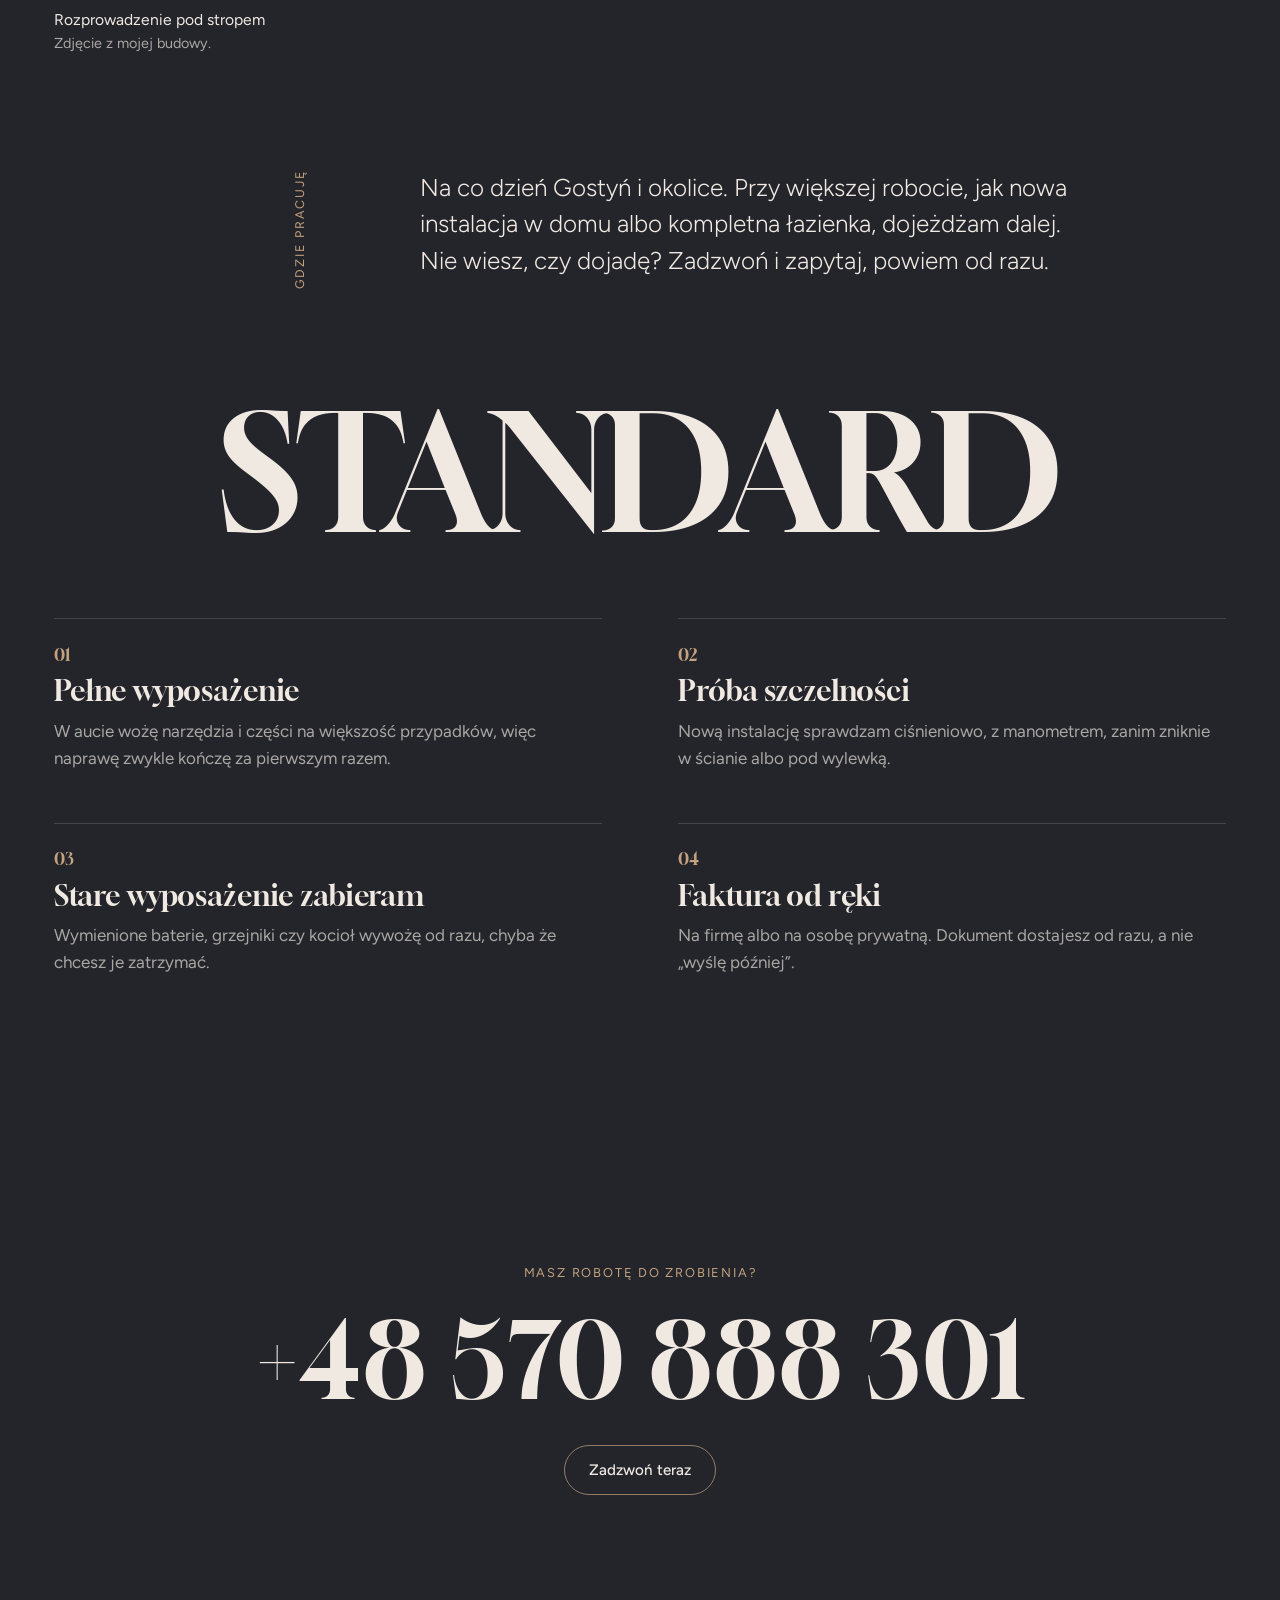
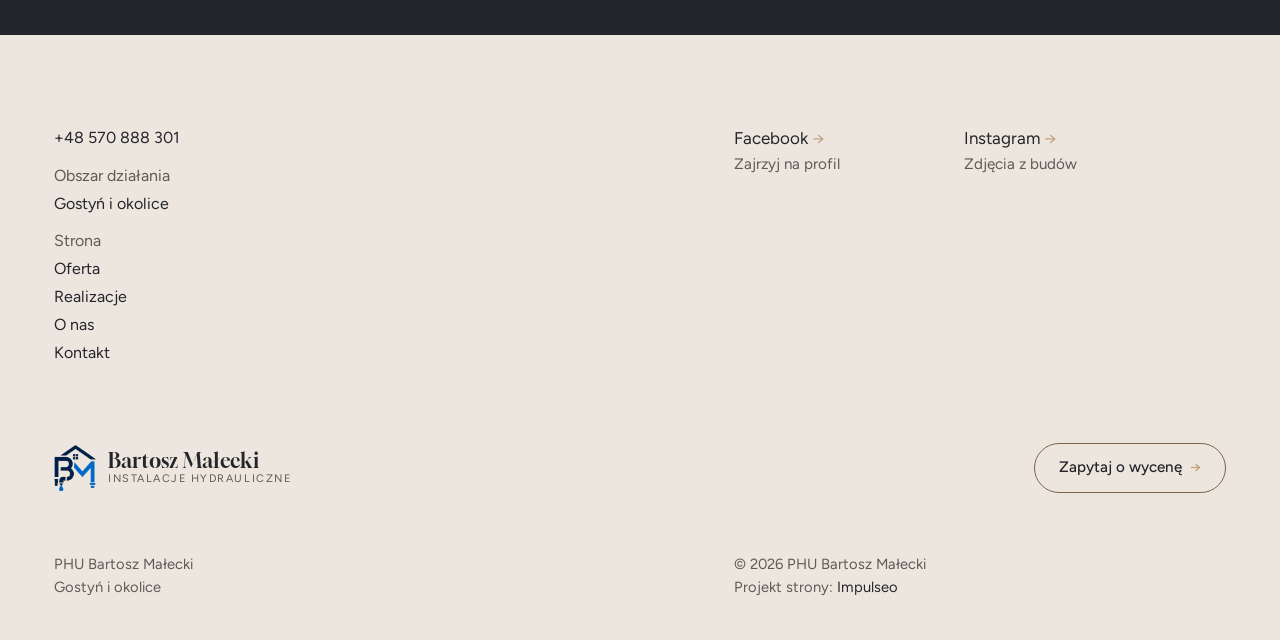
<file: o-nas.html>
<!DOCTYPE html>
<html lang="pl">
<head>
<meta charset="UTF-8">
<meta name="viewport" content="width=device-width, initial-scale=1.0">
<title>O nas - Bartosz Małecki</title>
<meta name="description" content="Hydraulik w Gostyniu z dojazdem. Awarie, udrażnianie, instalacje wod-kan, wymiana kotłów. Cenę znasz przed robotą. Zadzwoń: +48 570 888 301.">
<link rel="canonical" href="https://kris20032.github.io/phu-bartosz-malecki/o-nas.html">
<meta name="robots" content="noindex, nofollow">
<meta property="og:type" content="website">
<meta property="og:locale" content="pl_PL">
<meta property="og:site_name" content="Bartosz Małecki">
<meta property="og:title" content="O nas - Bartosz Małecki">
<meta property="og:description" content="Hydraulik w Gostyniu z dojazdem. Awarie, udrażnianie, instalacje wod-kan, wymiana kotłów. Cenę znasz przed robotą. Zadzwoń: +48 570 888 301.">
<meta property="og:url" content="https://kris20032.github.io/phu-bartosz-malecki/o-nas.html">
<meta property="og:image" content="https://kris20032.github.io/phu-bartosz-malecki/img/og.jpg">
<meta property="og:image:width" content="1200">
<meta property="og:image:height" content="630">
<meta name="twitter:card" content="summary_large_image">
<link rel="preconnect" href="https://fonts.googleapis.com">
<link rel="preconnect" href="https://fonts.gstatic.com" crossorigin>
<link href="https://fonts.googleapis.com/css2?family=Gloock&family=Figtree:wght@300;400;500;600&display=swap" rel="stylesheet">
<link rel="stylesheet" href="assets/styles.css?v=20261027">
</head>
<body>
<header class="k-head">
  <div class="k-head-in">
    <a class="k-brand" href="index.html"><img class="brand-logo" src="img/logo-znak.png" alt="PHU Bartosz Małecki" width="140" height="152"><span><b>Bartosz Małecki</b><small>Instalacje hydrauliczne</small></span></a>
    <button class="nav-toggle" aria-label="Menu"><span></span><span></span><span></span></button>
    <a class="k-tel" href="tel:+48570888301">+48 570 888 301 <span class="arr">→</span></a>
    <nav class="nav-links">
      <a href="index.html">Start</a>
      <a href="oferta.html">Oferta</a>
      <a href="realizacje.html">Realizacje</a>
      <a href="o-nas.html">O nas</a>
      <a href="kontakt.html">Kontakt</a>
      <a class="nl-tel" href="tel:+48570888301">+48 570 888 301</a>
    </nav>
  </div>
</header>

<main>
<section class="hero-kw k-hero k-hero-small">
  <div class="k-art"><img src="img/k-co.jpg" alt="Manometry na izolowanych rurach w kotłowni" width="1600" height="1065" fetchpriority="high"><svg viewBox="0 0 100 100" preserveAspectRatio="none" aria-hidden="true"><polygon points="0,0 30,0 0,46"/><polygon points="0,84 0,100 10,100"/><polygon points="17,0 26,0 88,100 79,100"/><polygon points="81,0 90,0 40,100 31,100"/></svg></div>
  <div class="wrap k-hero-copy"><div>
    <span class="eyebrow">O mnie</span>
    <h1>Hydraulik<br>z Gostynia</h1>
    <p class="lead">Od 8 lat naprawiam i&nbsp;montuję instalacje w&nbsp;Gostyniu i&nbsp;okolicach. Po robocie zostaje działająca instalacja i&nbsp;jasny rachunek.</p>
    <a class="k-btn" href="kontakt.html">Porozmawiajmy</a>
  </div></div>
</section>

<section class="on-dark pv">
  <div class="wrap">
    <div class="k-intro reveal">
      <span class="k-vlabel">O mnie</span>
      <div><p>Hydrauliką zajmuję się od 8 lat i&nbsp;widziałem już chyba wszystko: od kranu, który kapał komuś do szafki przez pół roku, po pękniętą rurę w&nbsp;Wigilię.</p><p>Jeżdżę z&nbsp;pełnym wyposażeniem, więc większość napraw kończę na miejscu, za jednym razem. Nowe instalacje robię tak, jakbym sam miał z&nbsp;nimi mieszkać.</p></div>
    </div>
    <div class="k-duo">
      <figure class="reveal"><div class="k-img"><img src="img/g4.jpg" alt="Rozprowadzenie instalacji pod stropem" width="1206" height="880"></div><span class="k-cap">Rozprowadzenie pod stropem<small>Zdjęcie z&nbsp;mojej budowy.</small></span></figure>
      <figure class="reveal"><div class="k-img"><img src="img/g2.jpg" alt="Podejścia wody w łazience w stanie surowym" width="1280" height="967"></div><span class="k-cap">Łazienka przed tynkami<small>Zdjęcie z&nbsp;mojej budowy.</small></span></figure>
    </div>
    <div class="k-intro reveal" style="margin-top:clamp(70px,9vw,120px)">
      <span class="k-vlabel">Gdzie pracuję</span>
      <div><p>Na co dzień Gostyń i&nbsp;okolice. Przy większej robocie, jak nowa instalacja w&nbsp;domu albo kompletna łazienka, dojeżdżam dalej. Nie wiesz, czy dojadę? Zadzwoń i&nbsp;zapytaj, powiem od razu.</p></div>
    </div>
    <div class="k-giant sm reveal" aria-hidden="true" style="margin:clamp(70px,9vw,120px) 0 0">Standard</div>
    <div class="k-steps">
      <div class="reveal"><span class="num">01</span><h3>Pełne wyposażenie</h3><p>W aucie wożę narzędzia i&nbsp;części na większość przypadków, więc naprawę zwykle kończę za pierwszym razem.</p></div>
      <div class="reveal"><span class="num">02</span><h3>Próba szczelności</h3><p>Nową instalację sprawdzam ciśnieniowo, z&nbsp;manometrem, zanim zniknie w&nbsp;ścianie albo pod wylewką.</p></div>
      <div class="reveal"><span class="num">03</span><h3>Stare wyposażenie zabieram</h3><p>Wymienione baterie, grzejniki czy kocioł wywożę od razu, chyba że chcesz je zatrzymać.</p></div>
      <div class="reveal"><span class="num">04</span><h3>Faktura od ręki</h3><p>Na firmę albo na osobę prywatną. Dokument dostajesz od razu, a&nbsp;nie „wyślę później”.</p></div>
    </div>
  </div>
</section>
<section class="on-dark pv k-cta">
  <div class="wrap reveal">
    <span class="eyebrow">Masz robotę do zrobienia?</span>
    <a class="k-num" href="tel:+48570888301">+48 570 888 301</a>
    <a class="k-btn" href="tel:+48570888301">Zadzwoń teraz</a>
  </div>
</section>
</main>

<footer class="k-foot">
  <div class="wrap">
    <div class="k-foot-top">
      <div class="k-foot-list">
        <a href="tel:+48570888301">+48 570 888 301</a>
        <span class="lab">Obszar działania</span>
        <span>Gostyń i okolice</span>
        <span class="lab">Strona</span>
        <a href="oferta.html">Oferta</a>
        <a href="realizacje.html">Realizacje</a>
        <a href="o-nas.html">O nas</a>
        <a href="kontakt.html">Kontakt</a>
      </div>
      <div class="k-foot-soc">
        <a class="soc" href="https://www.facebook.com/p/PHU-Bartosz-Ma%C5%82ecki-100058718385643/" target="_blank" rel="noopener">Facebook <span class="arr">→</span><small>Zajrzyj na profil</small></a>
        <a class="soc" href="https://www.instagram.com/bartek_malecki/" target="_blank" rel="noopener">Instagram <span class="arr">→</span><small>Zdjęcia z budów</small></a>
      </div>
    </div>
    <div class="k-foot-mid">
      <a class="k-brand" href="index.html"><img src="img/logo-znak.png" alt="PHU Bartosz Małecki" width="140" height="152" loading="lazy"><span><b>Bartosz Małecki</b><small>Instalacje hydrauliczne</small></span></a>
      <a class="k-btn" href="kontakt.html">Zapytaj o wycenę <span class="arr">→</span></a>
    </div>
    <div class="k-foot-bot">
      <span>PHU Bartosz Małecki<br>Gostyń i okolice</span>
      <span>© 2026 PHU Bartosz Małecki<br>Projekt strony: <a class="foot-credit" href="https://impulseo.pl" target="_blank" rel="noopener">Impulseo</a></span>
    </div>
  </div>
</footer>
<div class="sticky-call"><a class="sc-call" href="tel:+48570888301"><svg class="ico-tel" width="16" height="16" viewBox="0 0 24 24" fill="none" aria-hidden="true"><path d="M6.6 10.8a15.5 15.5 0 0 0 6.6 6.6l2.2-2.2a1 1 0 0 1 1-.24 11.4 11.4 0 0 0 3.6.58 1 1 0 0 1 1 1V20a1 1 0 0 1-1 1A17 17 0 0 1 3 4a1 1 0 0 1 1-1h3.5a1 1 0 0 1 1 1c0 1.25.2 2.46.58 3.6a1 1 0 0 1-.25 1l-2.23 2.2Z" fill="currentColor"/></svg> Zadzwoń</a><a class="sc-quote" href="kontakt.html">Umów termin</a></div>
<div class="demo-wazne" data-do="2026-11-02" data-cykl="3" hidden><svg class="dw-ico" width="13" height="13" viewBox="0 0 24 24" fill="none" aria-hidden="true"><circle cx="12" cy="12" r="8.6" stroke="currentColor" stroke-width="1.8"/><path d="M12 7.2V12l3.3 2" stroke="currentColor" stroke-width="1.8" stroke-linecap="round"/></svg><span class="dw-txt"></span></div>

<script src="assets/main.js?v=20261027"></script>
<script src="assets/kw.js?v=20261027"></script>
</body>
</html>
</file>
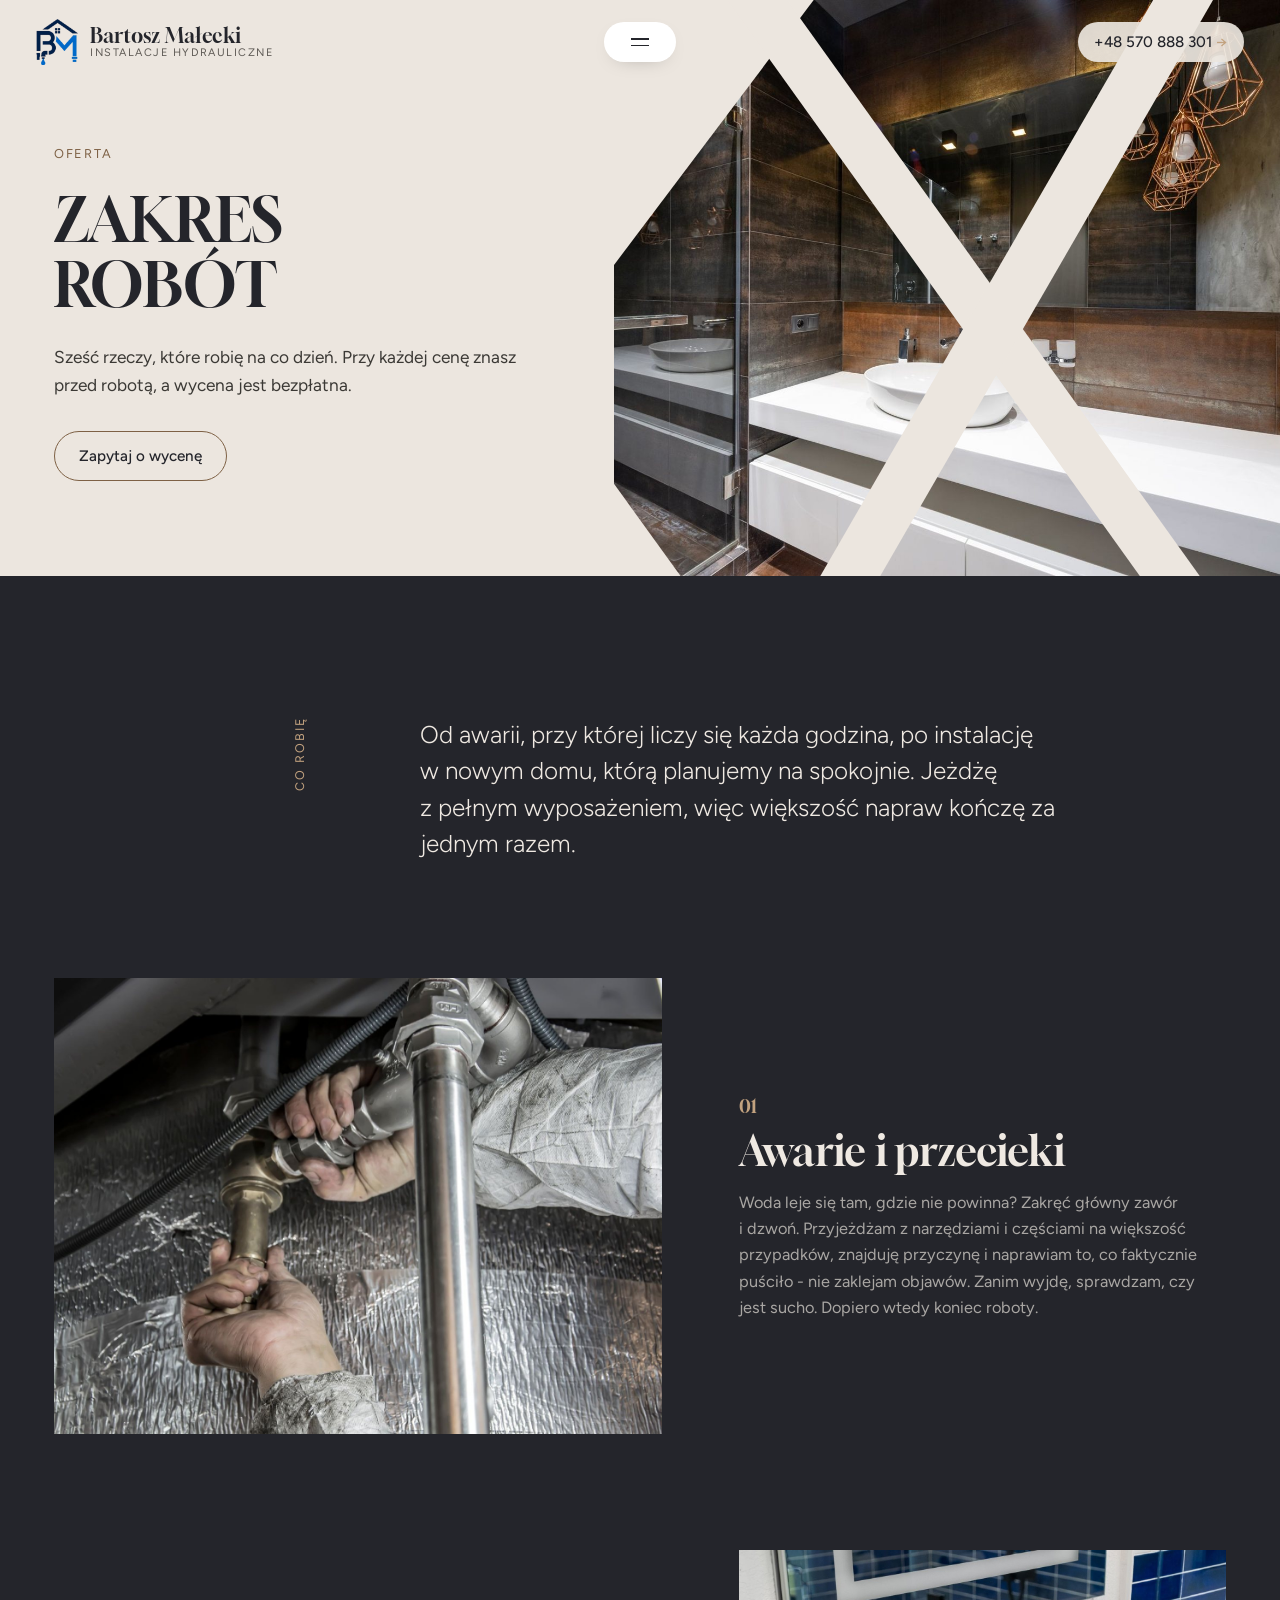
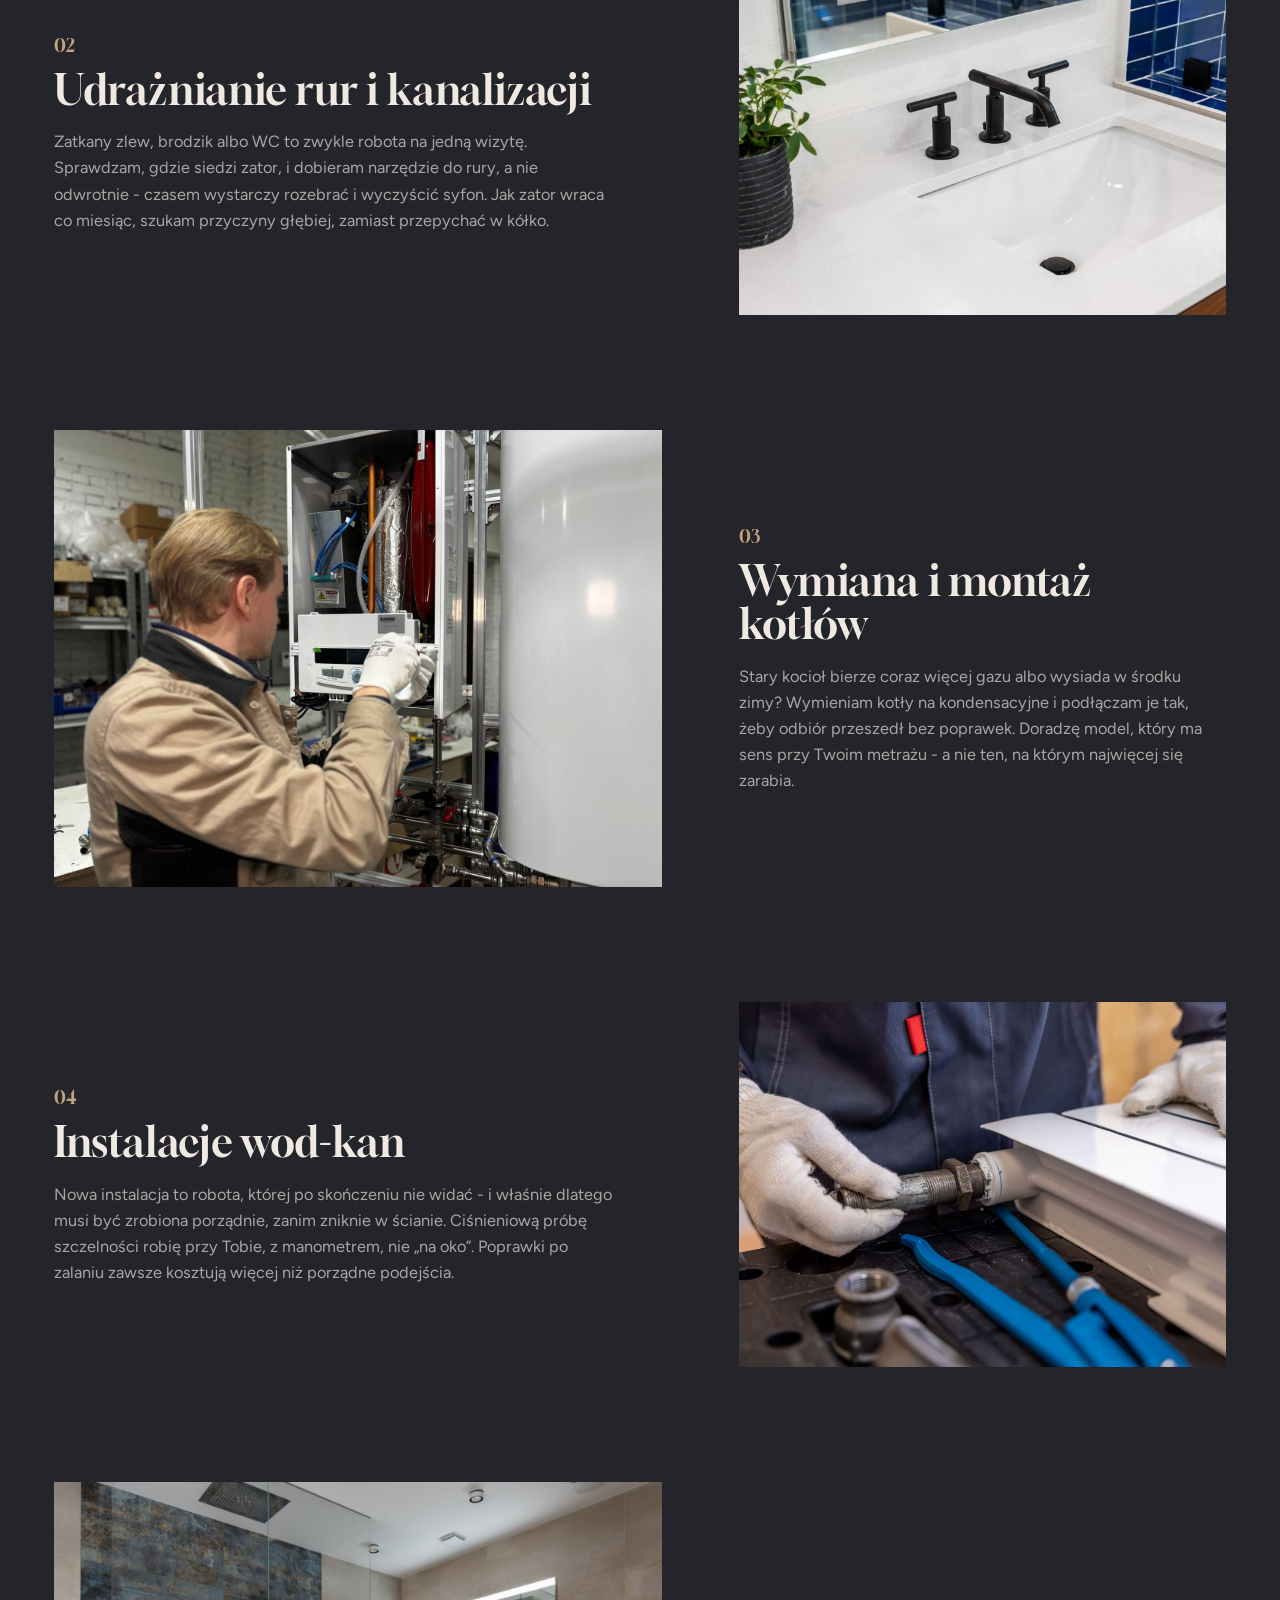
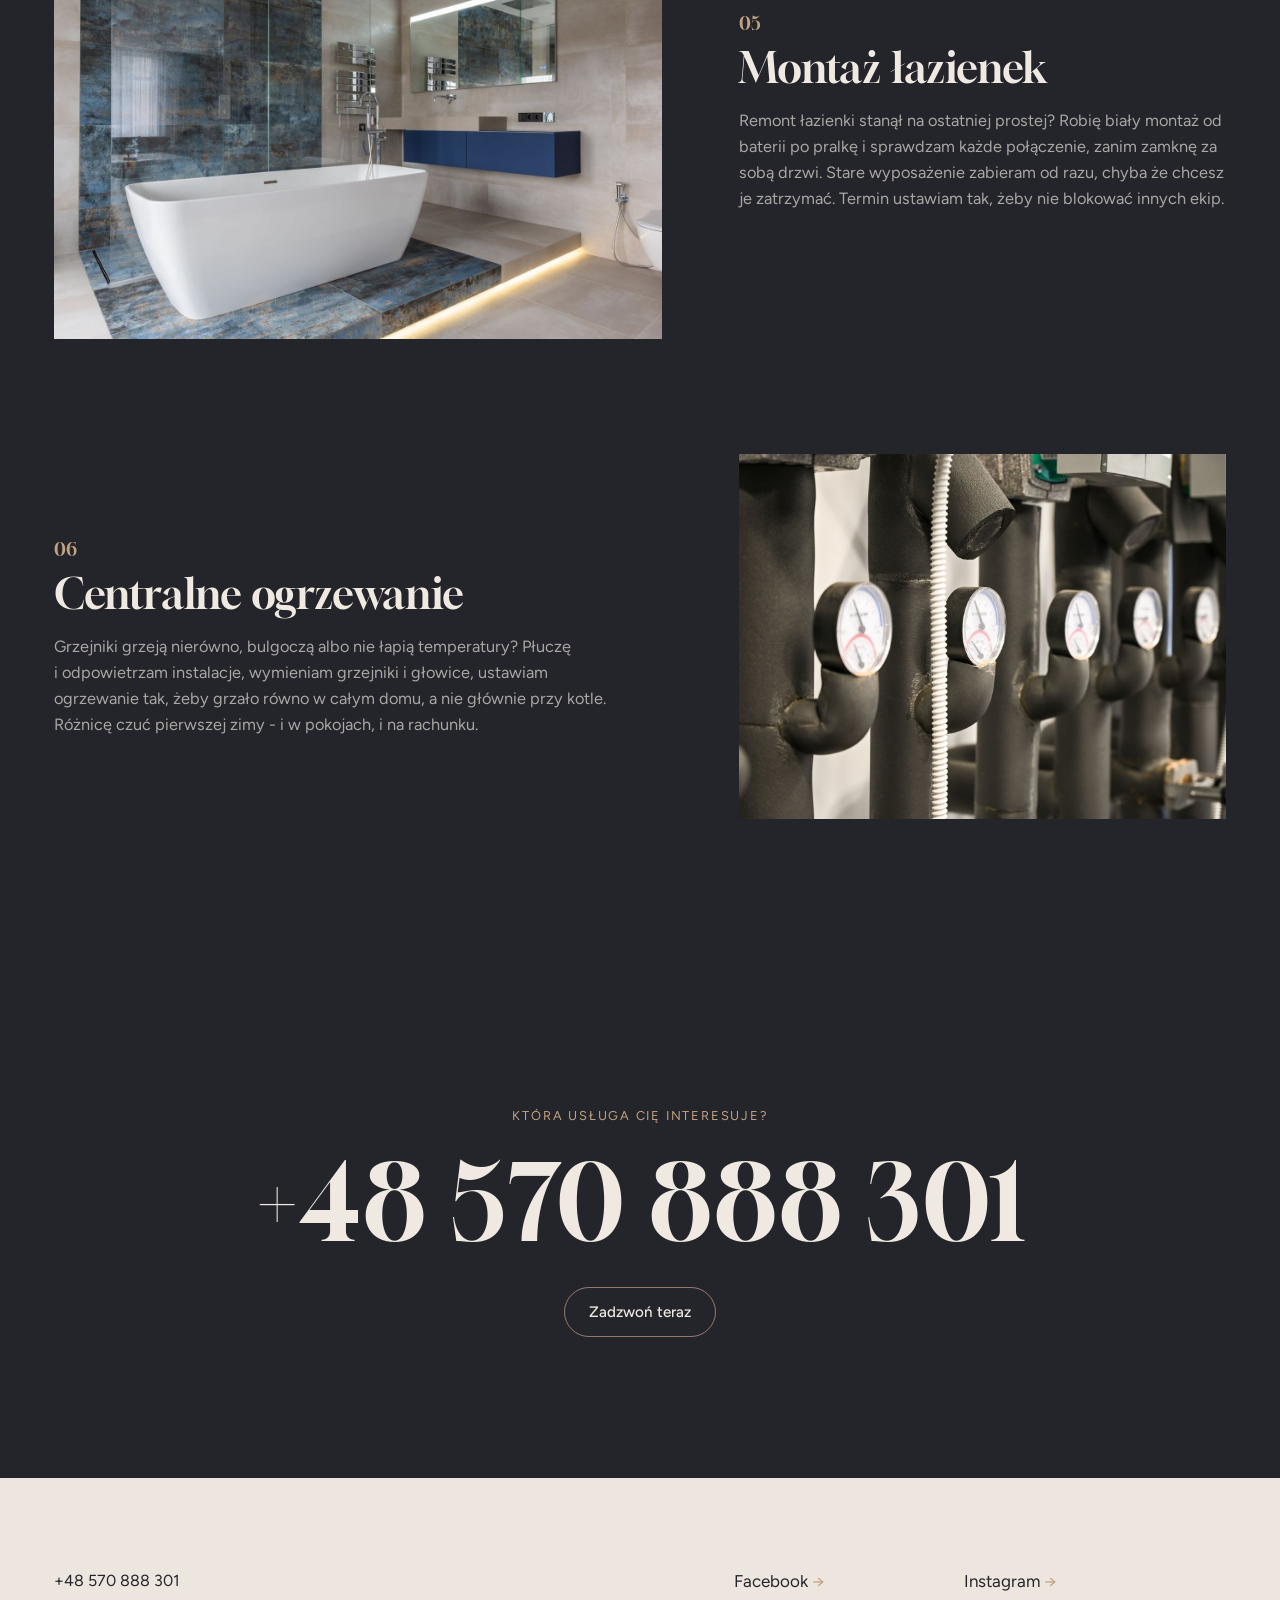
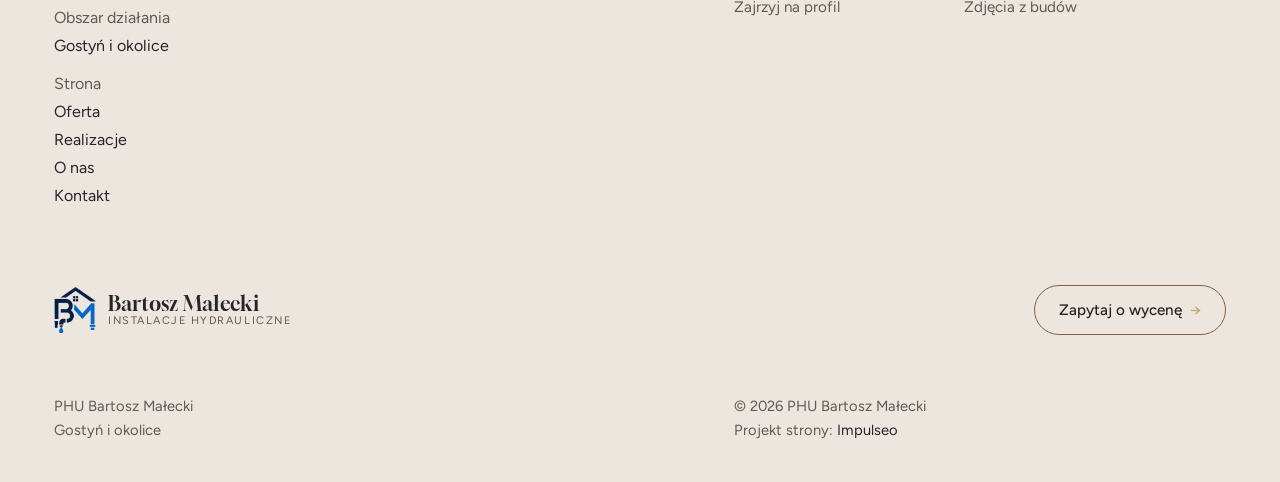
<file: oferta.html>
<!DOCTYPE html>
<html lang="pl">
<head>
<meta charset="UTF-8">
<meta name="viewport" content="width=device-width, initial-scale=1.0">
<title>Oferta - Bartosz Małecki</title>
<meta name="description" content="Hydraulik w Gostyniu z dojazdem. Awarie, udrażnianie, instalacje wod-kan, wymiana kotłów. Cenę znasz przed robotą. Zadzwoń: +48 570 888 301.">
<link rel="canonical" href="https://kris20032.github.io/phu-bartosz-malecki/oferta.html">
<meta name="robots" content="noindex, nofollow">
<meta property="og:type" content="website">
<meta property="og:locale" content="pl_PL">
<meta property="og:site_name" content="Bartosz Małecki">
<meta property="og:title" content="Oferta - Bartosz Małecki">
<meta property="og:description" content="Hydraulik w Gostyniu z dojazdem. Awarie, udrażnianie, instalacje wod-kan, wymiana kotłów. Cenę znasz przed robotą. Zadzwoń: +48 570 888 301.">
<meta property="og:url" content="https://kris20032.github.io/phu-bartosz-malecki/oferta.html">
<meta property="og:image" content="https://kris20032.github.io/phu-bartosz-malecki/img/og.jpg">
<meta property="og:image:width" content="1200">
<meta property="og:image:height" content="630">
<meta name="twitter:card" content="summary_large_image">
<link rel="preconnect" href="https://fonts.googleapis.com">
<link rel="preconnect" href="https://fonts.gstatic.com" crossorigin>
<link href="https://fonts.googleapis.com/css2?family=Gloock&family=Figtree:wght@300;400;500;600&display=swap" rel="stylesheet">
<link rel="stylesheet" href="assets/styles.css?v=20261027">
</head>
<body>
<header class="k-head">
  <div class="k-head-in">
    <a class="k-brand" href="index.html"><img class="brand-logo" src="img/logo-znak.png" alt="PHU Bartosz Małecki" width="140" height="152"><span><b>Bartosz Małecki</b><small>Instalacje hydrauliczne</small></span></a>
    <button class="nav-toggle" aria-label="Menu"><span></span><span></span><span></span></button>
    <a class="k-tel" href="tel:+48570888301">+48 570 888 301 <span class="arr">→</span></a>
    <nav class="nav-links">
      <a href="index.html">Start</a>
      <a href="oferta.html">Oferta</a>
      <a href="realizacje.html">Realizacje</a>
      <a href="o-nas.html">O nas</a>
      <a href="kontakt.html">Kontakt</a>
      <a class="nl-tel" href="tel:+48570888301">+48 570 888 301</a>
    </nav>
  </div>
</header>

<main>
<section class="hero-kw k-hero k-hero-small">
  <div class="k-art"><img src="img/g8.jpg" alt="Nowoczesna łazienka z kabiną prysznicową" width="1600" height="1068" fetchpriority="high"><svg viewBox="0 0 100 100" preserveAspectRatio="none" aria-hidden="true"><polygon points="0,0 30,0 0,46"/><polygon points="0,84 0,100 10,100"/><polygon points="17,0 26,0 88,100 79,100"/><polygon points="81,0 90,0 40,100 31,100"/></svg></div>
  <div class="wrap k-hero-copy"><div>
    <span class="eyebrow">Oferta</span>
    <h1>Zakres<br>robót</h1>
    <p class="lead">Sześć rzeczy, które robię na co dzień. Przy każdej cenę znasz przed robotą, a&nbsp;wycena jest bezpłatna.</p>
    <a class="k-btn" href="kontakt.html">Zapytaj o&nbsp;wycenę</a>
  </div></div>
</section>

<section class="on-dark pv">
  <div class="wrap">
    <div class="k-intro reveal" style="margin-bottom:clamp(70px,9vw,120px)">
      <span class="k-vlabel">Co robię</span>
      <div><p>Od awarii, przy której liczy się każda godzina, po instalację w&nbsp;nowym domu, którą planujemy na spokojnie. Jeżdżę z&nbsp;pełnym wyposażeniem, więc większość napraw kończę za jednym razem.</p></div>
    </div>
    <div class="k-rows">
    <div class="k-row reveal">
      <div class="k-row-art"><img src="img/k-awaria.jpg" alt="Awarie i przecieki" width="1600" height="1066"></div>
      <div><span class="num">01</span><h2>Awarie i&nbsp;przecieki</h2><p>Woda leje się tam, gdzie nie powinna? Zakręć główny zawór i dzwoń. Przyjeżdżam z narzędziami i częściami na większość przypadków, znajduję przyczynę i naprawiam to, co faktycznie puściło - nie zaklejam objawów. Zanim wyjdę, sprawdzam, czy jest sucho. Dopiero wtedy koniec roboty.</p></div>
    </div>
    <div class="k-row rev reveal">
      <div class="k-row-art"><img src="img/g12.jpg" alt="Udrażnianie rur i kanalizacji" width="1600" height="1066"></div>
      <div><span class="num">02</span><h2>Udrażnianie rur i&nbsp;kanalizacji</h2><p>Zatkany zlew, brodzik albo WC to zwykle robota na jedną wizytę. Sprawdzam, gdzie siedzi zator, i dobieram narzędzie do rury, a nie odwrotnie - czasem wystarczy rozebrać i wyczyścić syfon. Jak zator wraca co miesiąc, szukam przyczyny głębiej, zamiast przepychać w kółko.</p></div>
    </div>
    <div class="k-row reveal">
      <div class="k-row-art"><img src="img/k-kociol.jpg" alt="Wymiana i montaż kotłów" width="1600" height="1200"></div>
      <div><span class="num">03</span><h2>Wymiana i&nbsp;montaż kotłów</h2><p>Stary kocioł bierze coraz więcej gazu albo wysiada w środku zimy? Wymieniam kotły na kondensacyjne i podłączam je tak, żeby odbiór przeszedł bez poprawek. Doradzę model, który ma sens przy Twoim metrażu - a nie ten, na którym najwięcej się zarabia.</p></div>
    </div>
    <div class="k-row rev reveal">
      <div class="k-row-art"><img src="img/about.jpg" alt="Instalacje wod-kan" width="1880" height="1253"></div>
      <div><span class="num">04</span><h2>Instalacje wod-kan</h2><p>Nowa instalacja to robota, której po skończeniu nie widać - i właśnie dlatego musi być zrobiona porządnie, zanim zniknie w ścianie. Ciśnieniową próbę szczelności robię przy Tobie, z manometrem, nie „na oko”. Poprawki po zalaniu zawsze kosztują więcej niż porządne podejścia.</p></div>
    </div>
    <div class="k-row reveal">
      <div class="k-row-art"><img src="img/g9.jpg" alt="Montaż łazienek" width="1600" height="1068"></div>
      <div><span class="num">05</span><h2>Montaż łazienek</h2><p>Remont łazienki stanął na ostatniej prostej? Robię biały montaż od baterii po pralkę i sprawdzam każde połączenie, zanim zamknę za sobą drzwi. Stare wyposażenie zabieram od razu, chyba że chcesz je zatrzymać. Termin ustawiam tak, żeby nie blokować innych ekip.</p></div>
    </div>
    <div class="k-row rev reveal">
      <div class="k-row-art"><img src="img/k-co.jpg" alt="Centralne ogrzewanie" width="1600" height="1065"></div>
      <div><span class="num">06</span><h2>Centralne ogrzewanie</h2><p>Grzejniki grzeją nierówno, bulgoczą albo nie łapią temperatury? Płuczę i odpowietrzam instalacje, wymieniam grzejniki i głowice, ustawiam ogrzewanie tak, żeby grzało równo w całym domu, a nie głównie przy kotle. Różnicę czuć pierwszej zimy - i w pokojach, i na rachunku.</p></div>
    </div>
    </div>
  </div>
</section>
<section class="on-dark pv k-cta">
  <div class="wrap reveal">
    <span class="eyebrow">Która usługa Cię interesuje?</span>
    <a class="k-num" href="tel:+48570888301">+48 570 888 301</a>
    <a class="k-btn" href="tel:+48570888301">Zadzwoń teraz</a>
  </div>
</section>
</main>

<footer class="k-foot">
  <div class="wrap">
    <div class="k-foot-top">
      <div class="k-foot-list">
        <a href="tel:+48570888301">+48 570 888 301</a>
        <span class="lab">Obszar działania</span>
        <span>Gostyń i okolice</span>
        <span class="lab">Strona</span>
        <a href="oferta.html">Oferta</a>
        <a href="realizacje.html">Realizacje</a>
        <a href="o-nas.html">O nas</a>
        <a href="kontakt.html">Kontakt</a>
      </div>
      <div class="k-foot-soc">
        <a class="soc" href="https://www.facebook.com/p/PHU-Bartosz-Ma%C5%82ecki-100058718385643/" target="_blank" rel="noopener">Facebook <span class="arr">→</span><small>Zajrzyj na profil</small></a>
        <a class="soc" href="https://www.instagram.com/bartek_malecki/" target="_blank" rel="noopener">Instagram <span class="arr">→</span><small>Zdjęcia z budów</small></a>
      </div>
    </div>
    <div class="k-foot-mid">
      <a class="k-brand" href="index.html"><img src="img/logo-znak.png" alt="PHU Bartosz Małecki" width="140" height="152" loading="lazy"><span><b>Bartosz Małecki</b><small>Instalacje hydrauliczne</small></span></a>
      <a class="k-btn" href="kontakt.html">Zapytaj o wycenę <span class="arr">→</span></a>
    </div>
    <div class="k-foot-bot">
      <span>PHU Bartosz Małecki<br>Gostyń i okolice</span>
      <span>© 2026 PHU Bartosz Małecki<br>Projekt strony: <a class="foot-credit" href="https://impulseo.pl" target="_blank" rel="noopener">Impulseo</a></span>
    </div>
  </div>
</footer>
<div class="sticky-call"><a class="sc-call" href="tel:+48570888301"><svg class="ico-tel" width="16" height="16" viewBox="0 0 24 24" fill="none" aria-hidden="true"><path d="M6.6 10.8a15.5 15.5 0 0 0 6.6 6.6l2.2-2.2a1 1 0 0 1 1-.24 11.4 11.4 0 0 0 3.6.58 1 1 0 0 1 1 1V20a1 1 0 0 1-1 1A17 17 0 0 1 3 4a1 1 0 0 1 1-1h3.5a1 1 0 0 1 1 1c0 1.25.2 2.46.58 3.6a1 1 0 0 1-.25 1l-2.23 2.2Z" fill="currentColor"/></svg> Zadzwoń</a><a class="sc-quote" href="kontakt.html">Umów termin</a></div>
<div class="demo-wazne" data-do="2026-11-02" data-cykl="3" hidden><svg class="dw-ico" width="13" height="13" viewBox="0 0 24 24" fill="none" aria-hidden="true"><circle cx="12" cy="12" r="8.6" stroke="currentColor" stroke-width="1.8"/><path d="M12 7.2V12l3.3 2" stroke="currentColor" stroke-width="1.8" stroke-linecap="round"/></svg><span class="dw-txt"></span></div>

<script src="assets/main.js?v=20261027"></script>
<script src="assets/kw.js?v=20261027"></script>
</body>
</html>
</file>
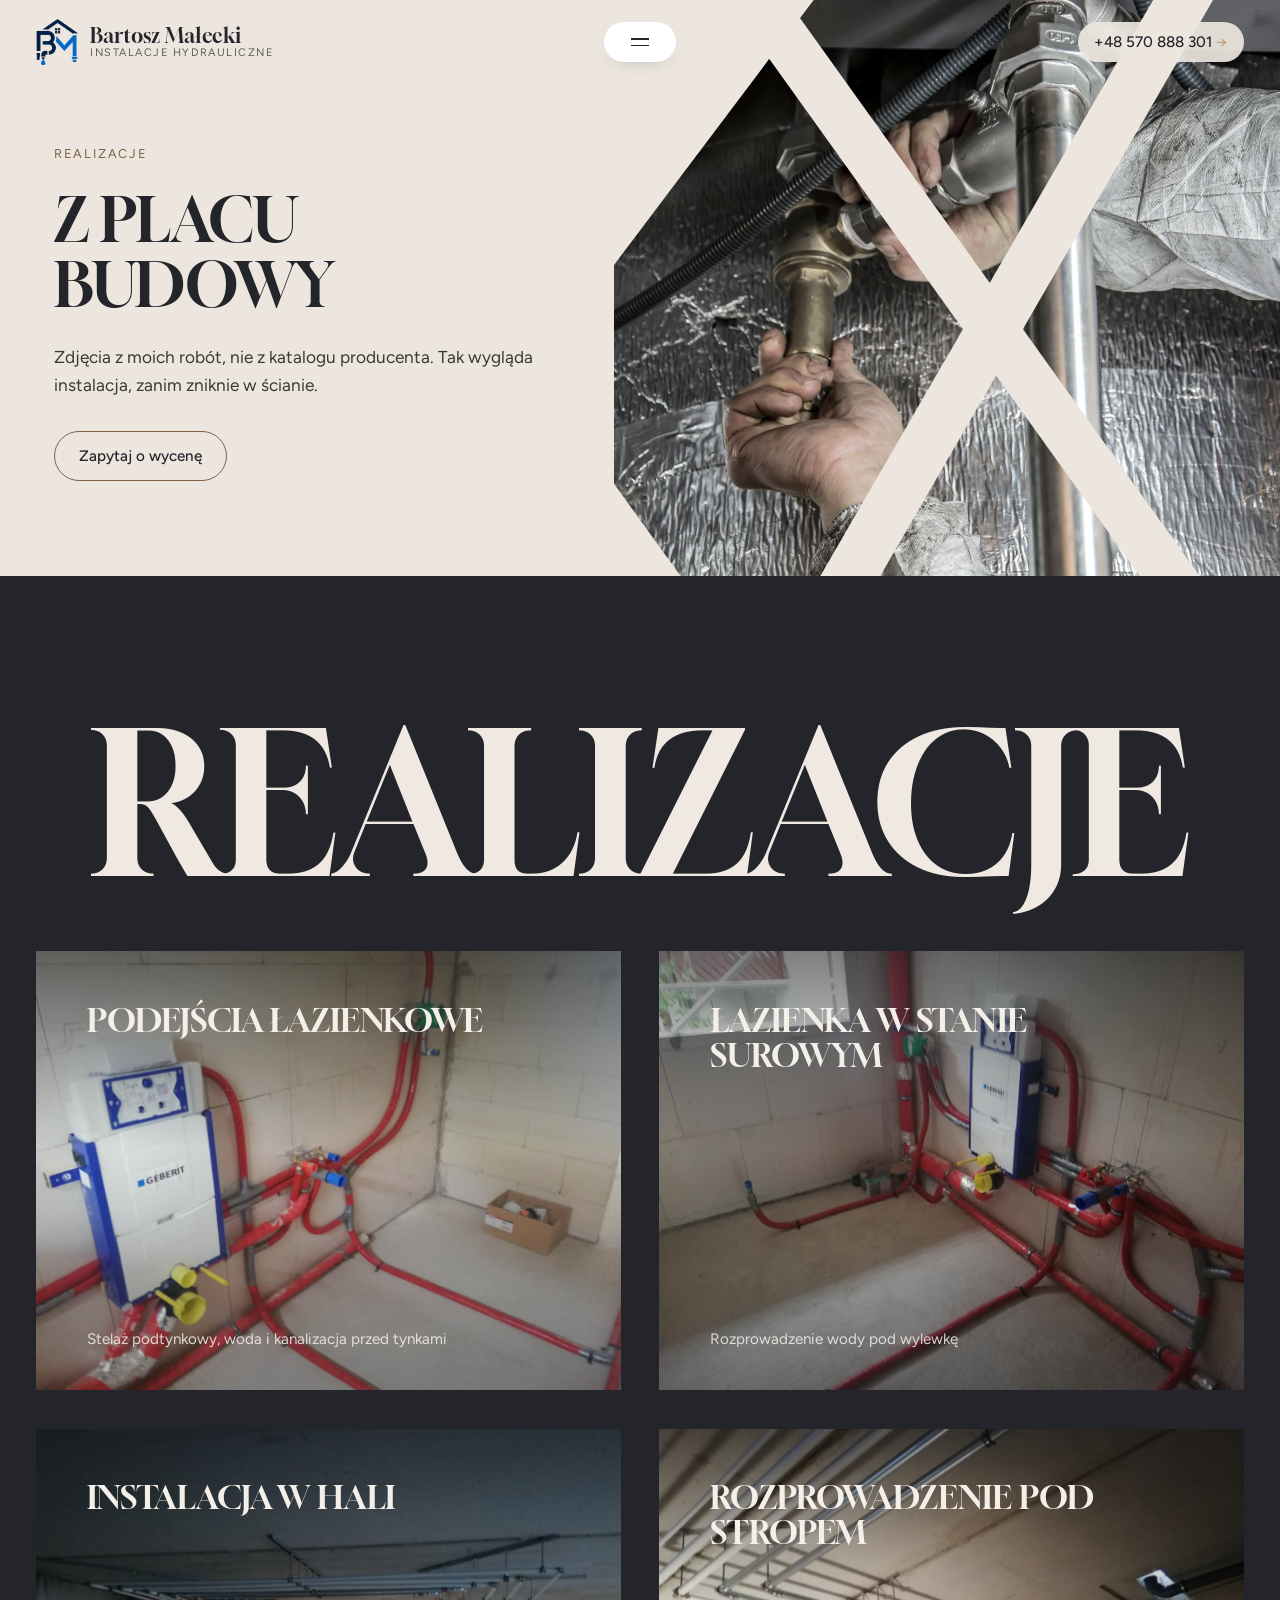
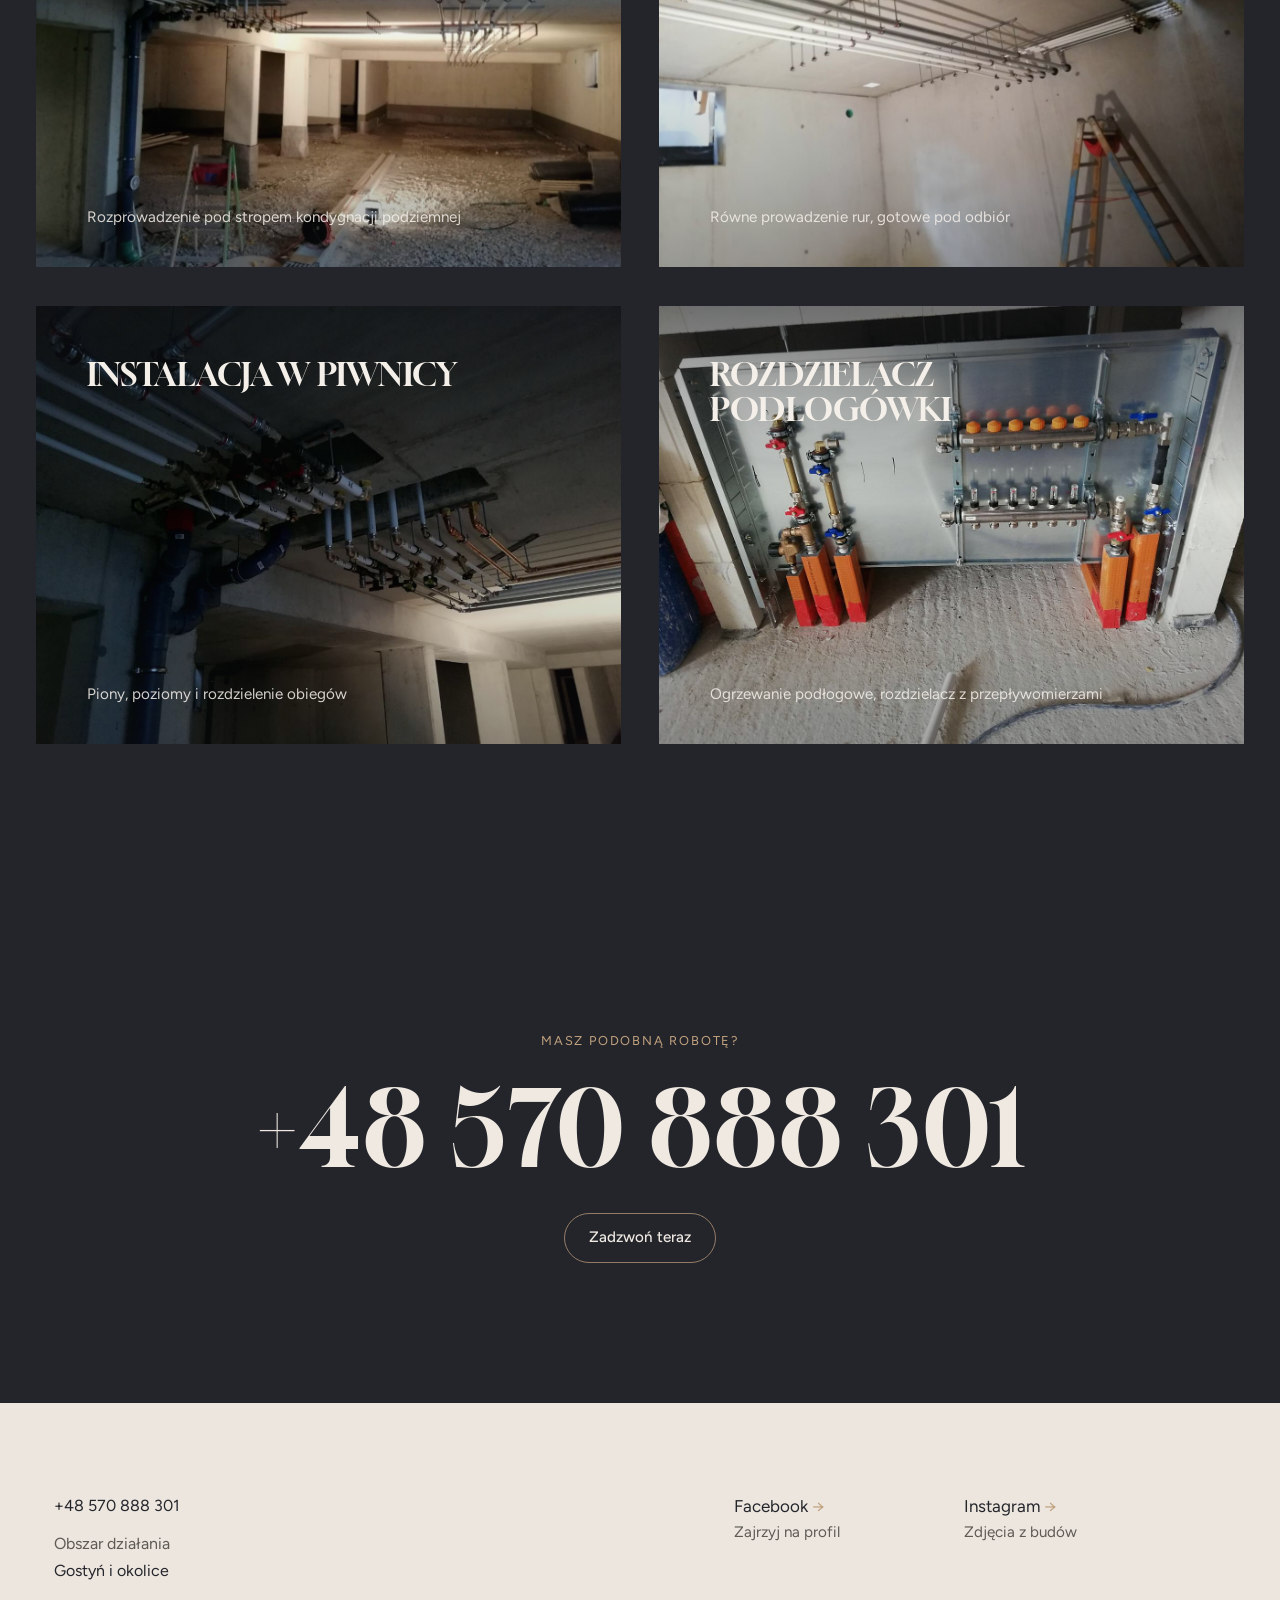
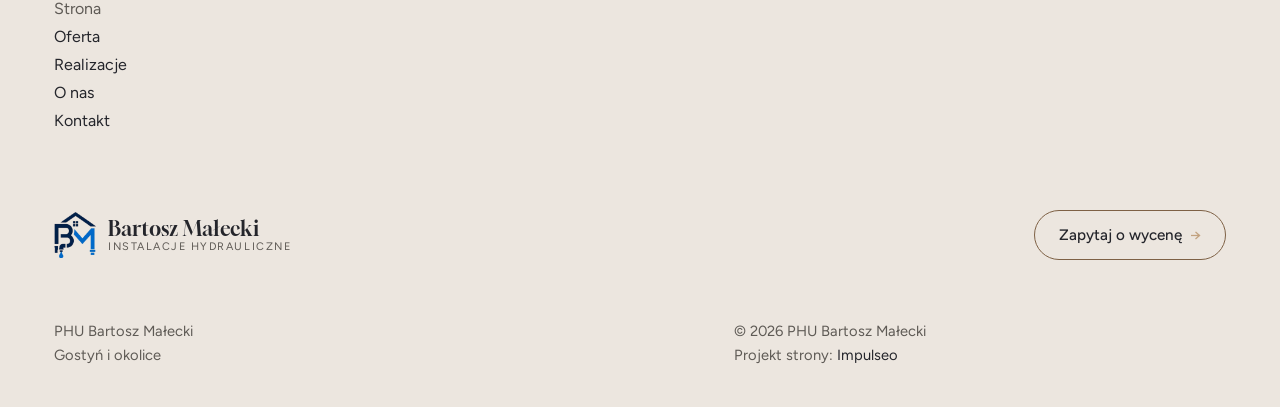
<file: realizacje.html>
<!DOCTYPE html>
<html lang="pl">
<head>
<meta charset="UTF-8">
<meta name="viewport" content="width=device-width, initial-scale=1.0">
<title>Realizacje - Bartosz Małecki</title>
<meta name="description" content="Realizacje Bartosz Małecki: Instalacja wod-kan, Łazienka po montażu, Kotłownia, Wymiana grzejnika, Udrażnianie kanalizacji">
<link rel="canonical" href="https://kris20032.github.io/phu-bartosz-malecki/realizacje.html">
<meta name="robots" content="noindex, nofollow">
<meta property="og:type" content="website">
<meta property="og:locale" content="pl_PL">
<meta property="og:site_name" content="Bartosz Małecki">
<meta property="og:title" content="Realizacje - Bartosz Małecki">
<meta property="og:description" content="Realizacje Bartosz Małecki: Instalacja wod-kan, Łazienka po montażu, Kotłownia, Wymiana grzejnika, Udrażnianie kanalizacji">
<meta property="og:url" content="https://kris20032.github.io/phu-bartosz-malecki/realizacje.html">
<meta property="og:image" content="https://kris20032.github.io/phu-bartosz-malecki/img/og.jpg">
<meta property="og:image:width" content="1200">
<meta property="og:image:height" content="630">
<meta name="twitter:card" content="summary_large_image">
<link rel="preconnect" href="https://fonts.googleapis.com">
<link rel="preconnect" href="https://fonts.gstatic.com" crossorigin>
<link href="https://fonts.googleapis.com/css2?family=Gloock&family=Figtree:wght@300;400;500;600&display=swap" rel="stylesheet">
<link rel="stylesheet" href="assets/styles.css?v=20261027">
</head>
<body>
<header class="k-head">
  <div class="k-head-in">
    <a class="k-brand" href="index.html"><img class="brand-logo" src="img/logo-znak.png" alt="PHU Bartosz Małecki" width="140" height="152"><span><b>Bartosz Małecki</b><small>Instalacje hydrauliczne</small></span></a>
    <button class="nav-toggle" aria-label="Menu"><span></span><span></span><span></span></button>
    <a class="k-tel" href="tel:+48570888301">+48 570 888 301 <span class="arr">→</span></a>
    <nav class="nav-links">
      <a href="index.html">Start</a>
      <a href="oferta.html">Oferta</a>
      <a href="realizacje.html">Realizacje</a>
      <a href="o-nas.html">O nas</a>
      <a href="kontakt.html">Kontakt</a>
      <a class="nl-tel" href="tel:+48570888301">+48 570 888 301</a>
    </nav>
  </div>
</header>

<main>
<section class="hero-kw k-hero k-hero-small">
  <div class="k-art"><img src="img/k-awaria.jpg" alt="Dokręcanie złączki na instalacji" width="1600" height="1066" fetchpriority="high"><svg viewBox="0 0 100 100" preserveAspectRatio="none" aria-hidden="true"><polygon points="0,0 30,0 0,46"/><polygon points="0,84 0,100 10,100"/><polygon points="17,0 26,0 88,100 79,100"/><polygon points="81,0 90,0 40,100 31,100"/></svg></div>
  <div class="wrap k-hero-copy"><div>
    <span class="eyebrow">Realizacje</span>
    <h1>Z placu<br>budowy</h1>
    <p class="lead">Zdjęcia z&nbsp;moich robót, nie z&nbsp;katalogu producenta. Tak wygląda instalacja, zanim zniknie w&nbsp;ścianie.</p>
    <a class="k-btn" href="kontakt.html">Zapytaj o&nbsp;wycenę</a>
  </div></div>
</section>

<section class="on-dark pv">
  <div class="k-giant reveal" aria-hidden="true">Realizacje</div>
  <div class="k-grid2">
  <div class="k-proj reveal"><img src="img/g1.jpg" alt="Podejścia łazienkowe" width="1222" height="902"><h3>Podejścia łazienkowe</h3><span>Stelaż podtynkowy, woda i&nbsp;kanalizacja przed tynkami</span></div>
  <div class="k-proj reveal"><img src="img/g2.jpg" alt="Łazienka w stanie surowym" width="1280" height="967"><h3>Łazienka w&nbsp;stanie surowym</h3><span>Rozprowadzenie wody pod wylewkę</span></div>
  <div class="k-proj reveal"><img src="img/g3.jpg" alt="Instalacja w hali" width="1218" height="896"><h3>Instalacja w&nbsp;hali</h3><span>Rozprowadzenie pod stropem kondygnacji podziemnej</span></div>
  <div class="k-proj reveal"><img src="img/g4.jpg" alt="Rozprowadzenie pod stropem" width="1206" height="880"><h3>Rozprowadzenie pod stropem</h3><span>Równe prowadzenie rur, gotowe pod odbiór</span></div>
  <div class="k-proj reveal"><img src="img/g5.jpg" alt="Instalacja w piwnicy" width="1280" height="967"><h3>Instalacja w&nbsp;piwnicy</h3><span>Piony, poziomy i&nbsp;rozdzielenie obiegów</span></div>
  <div class="k-proj reveal"><img src="img/g6.jpg" alt="Rozdzielacz podłogówki" width="1280" height="967"><h3>Rozdzielacz podłogówki</h3><span>Ogrzewanie podłogowe, rozdzielacz z&nbsp;przepływomierzami</span></div>
  </div>
</section>
<section class="on-dark pv k-cta">
  <div class="wrap reveal">
    <span class="eyebrow">Masz podobną robotę?</span>
    <a class="k-num" href="tel:+48570888301">+48 570 888 301</a>
    <a class="k-btn" href="tel:+48570888301">Zadzwoń teraz</a>
  </div>
</section>
</main>

<footer class="k-foot">
  <div class="wrap">
    <div class="k-foot-top">
      <div class="k-foot-list">
        <a href="tel:+48570888301">+48 570 888 301</a>
        <span class="lab">Obszar działania</span>
        <span>Gostyń i okolice</span>
        <span class="lab">Strona</span>
        <a href="oferta.html">Oferta</a>
        <a href="realizacje.html">Realizacje</a>
        <a href="o-nas.html">O nas</a>
        <a href="kontakt.html">Kontakt</a>
      </div>
      <div class="k-foot-soc">
        <a class="soc" href="https://www.facebook.com/p/PHU-Bartosz-Ma%C5%82ecki-100058718385643/" target="_blank" rel="noopener">Facebook <span class="arr">→</span><small>Zajrzyj na profil</small></a>
        <a class="soc" href="https://www.instagram.com/bartek_malecki/" target="_blank" rel="noopener">Instagram <span class="arr">→</span><small>Zdjęcia z budów</small></a>
      </div>
    </div>
    <div class="k-foot-mid">
      <a class="k-brand" href="index.html"><img src="img/logo-znak.png" alt="PHU Bartosz Małecki" width="140" height="152" loading="lazy"><span><b>Bartosz Małecki</b><small>Instalacje hydrauliczne</small></span></a>
      <a class="k-btn" href="kontakt.html">Zapytaj o wycenę <span class="arr">→</span></a>
    </div>
    <div class="k-foot-bot">
      <span>PHU Bartosz Małecki<br>Gostyń i okolice</span>
      <span>© 2026 PHU Bartosz Małecki<br>Projekt strony: <a class="foot-credit" href="https://impulseo.pl" target="_blank" rel="noopener">Impulseo</a></span>
    </div>
  </div>
</footer>
<div class="sticky-call"><a class="sc-call" href="tel:+48570888301"><svg class="ico-tel" width="16" height="16" viewBox="0 0 24 24" fill="none" aria-hidden="true"><path d="M6.6 10.8a15.5 15.5 0 0 0 6.6 6.6l2.2-2.2a1 1 0 0 1 1-.24 11.4 11.4 0 0 0 3.6.58 1 1 0 0 1 1 1V20a1 1 0 0 1-1 1A17 17 0 0 1 3 4a1 1 0 0 1 1-1h3.5a1 1 0 0 1 1 1c0 1.25.2 2.46.58 3.6a1 1 0 0 1-.25 1l-2.23 2.2Z" fill="currentColor"/></svg> Zadzwoń</a><a class="sc-quote" href="kontakt.html">Umów termin</a></div>
<div class="demo-wazne" data-do="2026-11-02" data-cykl="3" hidden><svg class="dw-ico" width="13" height="13" viewBox="0 0 24 24" fill="none" aria-hidden="true"><circle cx="12" cy="12" r="8.6" stroke="currentColor" stroke-width="1.8"/><path d="M12 7.2V12l3.3 2" stroke="currentColor" stroke-width="1.8" stroke-linecap="round"/></svg><span class="dw-txt"></span></div>

<script src="assets/main.js?v=20261027"></script>
<script src="assets/kw.js?v=20261027"></script>
</body>
</html>
</file>
<file: assets/styles.css>
/* Układ na wzór klindworthroofing.com: beż + grafit, szeryf w nagłówkach, ukośny kadr w hero */
:root{
  --beige:#ECE6DF; --beige-2:#E2D9CF; --dark:#24252B; --dark-2:#2D2E35;
  --ink:#24252B; --cream:#EFE9E2; --muted:#5E5A55; --muted-dark:rgba(239,233,226,.66);
  --tan:#C2A27F; --tan-d:#7E6145; --line-dark:rgba(239,233,226,.16); --line:rgba(36,37,43,.16);
  --serif:'Gloock',Georgia,'Times New Roman',serif; --sans:'Figtree',system-ui,-apple-system,Segoe UI,sans-serif;
  --wrap:1200px; --pad:clamp(20px,4.2vw,60px); --ease:cubic-bezier(.2,.7,.2,1); --nav-h:84px;
}
*,*::before,*::after{box-sizing:border-box}
html{scroll-behavior:smooth;-webkit-text-size-adjust:100%}
body{margin:0;font-family:var(--sans);font-size:17px;line-height:1.6;color:var(--ink);background:var(--beige);-webkit-font-smoothing:antialiased}
img,video{display:block;max-width:100%;height:auto}
a{color:inherit;text-decoration:none}
h1,h2,h3{font-family:var(--serif);font-weight:400;line-height:1.05;margin:0;letter-spacing:-.005em}
p{margin:0}
.wrap{max-width:calc(var(--wrap) + 2*var(--pad));margin:0 auto;padding:0 var(--pad)}
.eyebrow{display:inline-block;font-size:.8rem;letter-spacing:.14em;text-transform:uppercase;color:var(--tan-d)}
.on-dark .eyebrow{color:var(--tan)}
.arr{display:inline-block;color:var(--tan);transition:transform .3s var(--ease)}
a:hover .arr{transform:translateX(4px)}

/* przyciski: obrys w kształcie pigułki */
.k-btn{display:inline-flex;align-items:center;gap:.5em;padding:.78em 1.6em;border:1px solid var(--tan-d);border-radius:999px;font-size:.95rem;font-weight:500;color:var(--ink);transition:background .3s var(--ease),color .3s var(--ease),border-color .3s}
.k-btn:hover{background:var(--ink);border-color:var(--ink);color:var(--cream)}
.on-dark .k-btn{border-color:rgba(194,162,127,.7);color:var(--cream)}
.on-dark .k-btn:hover{background:var(--cream);color:var(--ink);border-color:var(--cream)}

/* ---------- NAGŁÓWEK ---------- */
.k-head{position:fixed;inset:0 0 auto 0;z-index:80;height:var(--nav-h);transition:background .35s var(--ease),box-shadow .35s,height .35s}
.k-head.is-scrolled{background:rgba(236,230,223,.94);backdrop-filter:blur(10px);box-shadow:0 1px 0 var(--line);--nav-h:70px}
.k-head-in{height:100%;display:grid;grid-template-columns:1fr auto 1fr;align-items:center;max-width:none;padding:0 clamp(20px,2.8vw,40px)}
.k-brand{display:flex;align-items:center;gap:12px;justify-self:start}
.k-brand img{height:46px;width:auto}
.k-brand span{display:flex;flex-direction:column;line-height:1.1}
.k-brand b{font-family:var(--serif);font-weight:400;font-size:1.28rem;letter-spacing:.005em}
.k-brand small{font-size:.68rem;letter-spacing:.14em;text-transform:uppercase;color:var(--muted)}
.nav-toggle{justify-self:center;width:72px;height:40px;border-radius:999px;border:0;background:#fff;cursor:pointer;display:flex;flex-direction:column;align-items:center;justify-content:center;gap:5px;box-shadow:0 6px 20px -12px rgba(0,0,0,.35);transition:transform .3s var(--ease)}
.nav-toggle:hover{transform:scale(1.05)}
.nav-toggle span{display:block;width:18px;height:1.5px;background:var(--ink);transition:transform .3s var(--ease),opacity .3s}
.nav-toggle span:nth-child(3){display:none}
.nav-toggle[aria-expanded="true"] span:nth-child(1){transform:translateY(3.3px) rotate(45deg)}
.nav-toggle[aria-expanded="true"] span:nth-child(2){transform:translateY(-3.3px) rotate(-45deg)}
.k-tel{justify-self:end;font-size:.95rem;font-weight:500;white-space:nowrap;background:rgba(236,230,223,.92);padding:.5em 1.1em;border-radius:999px}
.nav-links{position:fixed;inset:0;z-index:-1;background:var(--dark);color:var(--cream);display:flex;flex-direction:column;justify-content:center;align-items:center;gap:.35em;opacity:0;visibility:hidden;transition:opacity .45s var(--ease),visibility .45s}
.nav-links.open{opacity:1;visibility:visible}
.nav-links a{font-family:var(--serif);font-size:clamp(2.2rem,6vw,4.4rem);line-height:1.15;text-transform:uppercase;transition:color .25s}
.nav-links a:hover{color:var(--tan)}
.nav-links a.nl-tel{font-family:var(--sans);font-size:1.05rem;text-transform:none;margin-top:1.4em;color:var(--tan)}
body:has(.nav-links.open) .k-head{background:transparent;box-shadow:none;backdrop-filter:none}
body:has(.nav-links.open) .k-brand,body:has(.nav-links.open) .k-tel{opacity:0;pointer-events:none}

/* ---------- HERO z ukośnym kadrem ---------- */
.k-hero{position:relative;background:var(--beige);min-height:min(100svh,860px);display:flex;align-items:center;overflow:hidden}
.k-hero-copy{position:relative;z-index:2;width:100%;padding-top:calc(var(--nav-h) + 30px);padding-bottom:70px}
.k-hero-copy>div{max-width:min(560px,46%)}
.k-hero h1{font-size:clamp(2.7rem,5.4vw,5rem);text-transform:uppercase;margin:.35em 0 .45em}
.k-hero p.lead{font-size:1.08rem;color:#3b3935;max-width:44ch;margin-bottom:2rem}
.k-art{position:absolute;top:0;right:0;bottom:0;width:52%;overflow:hidden}
.k-art img{width:100%;height:100%;object-fit:cover}
.k-art svg{position:absolute;inset:0;width:100%;height:100%}
.k-art svg polygon{fill:var(--beige)}
.k-hero-small{min-height:clamp(440px,64vh,620px)}
.k-hero-small h1{font-size:clamp(2.5rem,4.8vw,4.4rem)}

/* ---------- SEKCJE CIEMNE ---------- */
.on-dark{background:var(--dark);color:var(--cream)}
.pv{padding:clamp(80px,11vw,150px) 0}
.k-intro{display:grid;grid-template-columns:200px 1fr;gap:20px;max-width:880px;margin:0 auto}
.k-vlabel{writing-mode:vertical-rl;transform:rotate(180deg);justify-self:center;align-self:start;font-size:.78rem;letter-spacing:.16em;text-transform:uppercase;color:var(--tan)}
.k-intro p{font-size:clamp(1.2rem,1.9vw,1.55rem);line-height:1.5;font-weight:300;color:var(--cream)}
.k-intro p+p{margin-top:1em}
.k-duo{display:grid;grid-template-columns:1.8fr 1fr;gap:clamp(30px,6vw,90px);margin-top:clamp(60px,8vw,110px);align-items:start}
.k-duo figure{margin:0}
.k-duo .k-img{overflow:hidden}
.k-duo .k-img img{width:100%;aspect-ratio:4/3;object-fit:cover;transition:transform 1.1s var(--ease)}
.k-duo figure:last-child .k-img img{aspect-ratio:3/2}
.k-duo a:hover img{transform:scale(1.04)}
.k-cap{display:block;margin-top:1rem;font-size:.98rem}
.k-cap small{display:block;color:var(--muted-dark);font-size:.9rem}
.k-duo figure:last-child{margin-top:clamp(40px,10vw,160px)}

/* wielki napis jak „WORK" / „KUDOS" */
.k-giant{font-family:var(--serif);text-transform:uppercase;text-align:center;line-height:.86;font-size:clamp(3.4rem,15.5vw,15rem);letter-spacing:-.01em;color:var(--cream);margin:0 0 clamp(40px,5vw,70px);white-space:nowrap}
.k-giant.sm{font-size:clamp(3rem,12.5vw,12rem)}

.k-projects{display:grid;gap:clamp(30px,4vw,56px);max-width:1440px;margin:0 auto;padding:0 clamp(16px,2.8vw,40px)}
.k-proj{position:relative;display:block;overflow:hidden;aspect-ratio:1360/820;background:#111}
.k-proj img{width:100%;height:100%;object-fit:cover;transition:transform 1.4s var(--ease)}
.k-proj::after{content:"";position:absolute;inset:0;background:linear-gradient(180deg,rgba(20,21,25,.55) 0%,rgba(20,21,25,.05) 45%,rgba(20,21,25,.35) 100%)}
.k-proj:hover img{transform:scale(1.035)}
.k-proj h3{position:absolute;z-index:2;left:clamp(20px,4vw,60px);top:clamp(20px,4vw,56px);font-size:clamp(1.9rem,4vw,3.6rem);text-transform:uppercase;color:#F4EFE9;max-width:80%}
.k-proj span{position:absolute;z-index:2;left:clamp(20px,4vw,60px);bottom:clamp(18px,3vw,40px);font-size:.95rem;color:rgba(244,239,233,.86)}
.k-center{text-align:center;margin-top:clamp(40px,5vw,64px)}

/* ---------- USŁUGI: karuzela na beżu ---------- */
.k-services{background:var(--beige);padding:clamp(80px,10vw,130px) 0}
.k-services .k-shead{text-align:center;max-width:640px;margin:0 auto clamp(40px,5vw,60px)}
.k-services h2{font-size:clamp(1.9rem,3.2vw,2.7rem);line-height:1.18;margin-top:.7rem}
.k-car{position:relative}
.k-track{display:grid;grid-auto-flow:column;grid-auto-columns:calc((100% - 2*clamp(30px,5vw,66px))/2.35);gap:clamp(30px,5vw,66px);overflow-x:auto;scroll-snap-type:x mandatory;scrollbar-width:none;padding-right:var(--pad)}
.k-track::-webkit-scrollbar{display:none}
.k-card{scroll-snap-align:start}
.k-card .k-img{overflow:hidden}
.k-card img{width:100%;aspect-ratio:16/9.3;object-fit:cover;transition:transform 1.1s var(--ease)}
.k-card:hover img{transform:scale(1.04)}
.k-card h3{font-family:var(--sans);font-weight:500;font-size:1rem;margin:1.3rem 0 .35rem}
.k-card p{color:var(--muted);font-size:.95rem;line-height:1.6}
.k-arrows{position:absolute;right:calc(-1 * clamp(10px,3vw,40px));top:0;display:flex;flex-direction:column;gap:12px;z-index:3}
.k-arrows button{width:46px;height:46px;border-radius:50%;border:1px solid var(--tan-d);background:transparent;color:var(--ink);cursor:pointer;font-size:1rem;transition:background .25s,color .25s}
.k-arrows button:hover{background:var(--ink);color:var(--cream)}
.on-dark .k-arrows button{border-color:rgba(194,162,127,.6);color:var(--cream)}
.on-dark .k-arrows button:hover{background:var(--cream);color:var(--ink)}
.k-bar{height:1px;background:var(--line);margin-top:clamp(36px,4vw,50px);position:relative}
.k-bar i{position:absolute;left:0;top:-.5px;height:2px;width:30%;background:var(--ink);transition:left .4s var(--ease),width .4s var(--ease)}

/* pełnoekranowe zdjęcie przechodzące w grafit */
.k-bleed{position:relative;height:clamp(380px,62vw,760px);overflow:hidden;background:var(--dark);clip-path:inset(0)}
.stk-bg{position:absolute;inset:0;background-size:cover;background-position:center 30%}
.k-bleed::after{content:"";position:absolute;z-index:1;inset:auto 0 0 0;height:45%;background:linear-gradient(180deg,rgba(36,37,43,0),var(--dark))}

/* zasady (w miejscu „KUDOS") */
.k-kudos{display:grid;grid-template-columns:1fr 1fr;gap:clamp(30px,6vw,90px);align-items:start;position:relative}
.k-slides{position:relative;min-height:330px}
.k-slide{position:absolute;inset:0;opacity:0;transform:translateY(12px);transition:opacity .6s var(--ease),transform .6s var(--ease);pointer-events:none}
.k-slide.is-on{position:relative;opacity:1;transform:none;pointer-events:auto}
.k-slide blockquote{margin:0;font-family:var(--serif);font-size:clamp(1.45rem,2.3vw,2rem);line-height:1.32}
.k-slide cite{display:block;margin-top:1.6rem;font-style:normal;font-size:.88rem;color:var(--muted-dark);letter-spacing:.02em}
.k-kudos-art{position:relative;padding-right:70px}
.k-kudos-art img{width:100%;aspect-ratio:4/5;object-fit:cover}
.k-kudos-art .k-arrows{right:0}
.k-promise{display:flex;justify-content:center;flex-wrap:wrap;gap:clamp(20px,5vw,80px);margin-top:clamp(50px,6vw,80px);list-style:none;padding:0}
.k-promise li{font-size:.82rem;letter-spacing:.14em;text-transform:uppercase;color:var(--cream);padding:1.1em 1.6em;border:1px solid var(--line-dark);border-radius:999px}

/* CTA z wielkim numerem */
.k-cta{text-align:center}
.k-cta .k-num{display:block;font-family:var(--serif);font-size:clamp(2.6rem,8.2vw,7rem);line-height:1;margin:1.4rem 0 2rem;color:var(--cream);white-space:nowrap}
.k-cta .k-num:hover{color:var(--tan)}

/* ---------- STOPKA ---------- */
.k-foot{background:var(--beige);color:var(--ink);padding:clamp(60px,7vw,90px) 0 40px}
.k-foot-top{display:grid;grid-template-columns:1.3fr 1fr;gap:40px}
.k-foot-list{display:flex;flex-direction:column;gap:.15rem;font-size:1rem}
.k-foot-list a:hover{color:var(--tan-d)}
.k-foot-list .lab{margin-top:.6rem;color:var(--muted)}
.k-foot-soc{display:grid;grid-template-columns:repeat(2,minmax(0,200px));gap:30px;align-content:start}
.k-foot-soc a{display:block}
.k-foot-soc small{display:block;color:var(--muted);font-size:.95rem}
.k-foot-mid{display:flex;align-items:center;justify-content:space-between;gap:30px;margin-top:clamp(50px,6vw,80px)}
.k-foot-bot{display:grid;grid-template-columns:1.3fr 1fr;gap:40px;margin-top:clamp(40px,5vw,60px);font-size:.92rem;color:var(--muted)}
.k-foot-bot a{color:var(--ink)}

/* ---------- PODSTRONY ---------- */
.k-rows{display:grid;gap:clamp(70px,9vw,130px)}
.k-row{display:grid;grid-template-columns:1.25fr 1fr;gap:clamp(30px,6vw,90px);align-items:center}
.k-row.rev .k-row-art{order:2}
.k-row-art{overflow:hidden}
.k-row-art img{width:100%;aspect-ratio:4/3;object-fit:cover}
.k-row .num{font-family:var(--serif);font-size:1.1rem;color:var(--tan)}
.k-row h2{font-size:clamp(1.9rem,3.2vw,2.8rem);margin:.5rem 0 1.1rem}
.k-row p{color:var(--muted-dark);font-size:1.02rem;max-width:min(100%,56ch)}
.k-grid2{display:grid;grid-template-columns:1fr 1fr;gap:clamp(24px,3vw,44px);max-width:1440px;margin:0 auto;padding:0 clamp(16px,2.8vw,40px)}
.k-grid2 .k-proj{aspect-ratio:4/3}
.k-grid2 .k-proj h3{font-size:clamp(1.5rem,2.6vw,2.4rem)}
.k-steps{display:grid;grid-template-columns:1fr 1fr;gap:clamp(30px,4vw,60px) clamp(30px,6vw,90px);margin-top:clamp(50px,6vw,80px)}
.k-steps div{border-top:1px solid var(--line-dark);padding-top:1.4rem}
.k-steps .num{font-family:var(--serif);color:var(--tan);font-size:1.05rem}
.k-steps h3{font-size:clamp(1.5rem,2.3vw,2rem);margin:.4rem 0 .7rem}
.k-steps p{color:var(--muted-dark)}
.k-info{display:grid;grid-template-columns:repeat(3,1fr);gap:30px;margin-top:clamp(40px,5vw,60px);text-align:left}
.k-info div{border-top:1px solid var(--line-dark);padding-top:1.2rem}
.k-info .lab{font-size:.78rem;letter-spacing:.14em;text-transform:uppercase;color:var(--tan)}
.k-info .val{display:block;font-size:1.15rem;margin-top:.4rem}
.k-map{display:block;width:100%;height:clamp(300px,42vh,460px);border:0;filter:grayscale(.35) contrast(.95)}
.k-faq{max-width:860px;margin:0 auto}
.k-faq h2{font-size:clamp(1.9rem,3.2vw,2.7rem);text-align:center;margin:.7rem 0 clamp(30px,4vw,50px)}
.k-faq details{border-top:1px solid var(--line)}
.k-faq details:last-child{border-bottom:1px solid var(--line)}
.k-faq summary{list-style:none;cursor:pointer;display:flex;justify-content:space-between;gap:20px;padding:1.3rem 0;font-family:var(--serif);font-size:1.3rem}
.k-faq summary::-webkit-details-marker{display:none}
.k-faq summary::after{content:"+";font-family:var(--sans);color:var(--tan-d);transition:transform .3s}
.k-faq details[open] summary::after{transform:rotate(45deg)}
.k-faq details p{padding:0 0 1.4rem;color:var(--muted);max-width:min(100%,56ch)}

/* przycisk „na górę" i pasek postępu (tworzy je main.js) */
.to-top{position:fixed;right:18px;bottom:18px;z-index:85;width:46px;height:46px;border-radius:50%;border:1px solid rgba(194,162,127,.6);background:rgba(36,37,43,.88);color:var(--cream);cursor:pointer;display:grid;place-items:center;opacity:0;visibility:hidden;transform:translateY(10px);transition:opacity .35s,transform .35s,visibility .35s}
.to-top.show{opacity:1;visibility:visible;transform:none}
.to-top svg{width:18px;height:18px}
.mt-progress{position:fixed;left:0;top:0;height:2px;width:100%;background:var(--tan);transform-origin:0 50%;transform:scaleX(0);z-index:100;pointer-events:none}
@supports (animation-timeline:scroll()){.mt-progress{animation:kwProg linear both;animation-timeline:scroll(root block)}}
@keyframes kwProg{to{transform:scaleX(1)}}
@media (max-width:820px){.to-top{bottom:74px}}

/* pojawianie się przy przewijaniu (klasę .in dokłada main.js) */
.reveal{opacity:0;transform:translateY(26px);transition:opacity .9s var(--ease),transform .9s var(--ease)}
.reveal.in{opacity:1;transform:none}
@media (prefers-reduced-motion:reduce){.reveal{opacity:1;transform:none;transition:none}*{scroll-behavior:auto}}

/* licznik dema + pasek dzwonienia (wspólne elementy dem) */
.demo-wazne{position:fixed;top:calc(var(--nav-h) + 10px);right:14px;z-index:95;display:inline-flex;align-items:center;gap:.45em;background:rgba(36,37,43,.86);color:#fff;font-size:.72rem;font-weight:600;padding:.42em .8em .42em .62em;border-radius:999px;backdrop-filter:blur(8px);border:1px solid rgba(255,255,255,.14);pointer-events:none;opacity:0;transform:translateY(-10px);transition:opacity .7s var(--ease),transform .7s var(--ease)}
.demo-wazne.is-on{opacity:1;transform:none}
.demo-wazne b{font-weight:700;font-variant-numeric:tabular-nums;color:#F0D3AE}
.demo-wazne .dw-zeg{font-variant-numeric:tabular-nums;opacity:.72;margin-left:.15em}
.demo-wazne.is-pilne{background:rgba(150,32,28,.9)}
.sticky-call{display:none}

@media (max-width:980px){
  .k-hero{flex-direction:column;align-items:stretch;min-height:0}
  .k-hero-copy{padding-bottom:40px}
  .k-hero-copy>div{max-width:none}
  .k-art{position:relative;order:2;width:100%;height:clamp(300px,70vw,520px)}
  .k-hero-copy{order:1}
  .k-slides{min-height:0}
  .k-intro{grid-template-columns:1fr}
  .k-vlabel{writing-mode:horizontal-tb;transform:none;justify-self:start}
  .k-duo,.k-kudos,.k-row,.k-grid2,.k-steps,.k-foot-top,.k-foot-bot{grid-template-columns:1fr}
  .k-duo figure:last-child{margin-top:0}
  .k-row.rev .k-row-art{order:0}
  .k-track{grid-auto-columns:82%}
  .k-arrows{display:none}
  .k-kudos-art{padding-right:0}
  .k-info{grid-template-columns:1fr}
  .k-foot-mid{flex-direction:column;align-items:flex-start}
}
@media (max-width:820px){
  :root{--nav-h:70px}
  .k-tel{font-size:0}
  .k-tel .arr{font-size:0}
  .k-tel::before{content:"Zadzwoń";font-size:.9rem}
  .k-brand small{display:none}
  .k-brand img{height:38px}
  .k-brand b{font-size:1.05rem}
  .k-head-in{grid-template-columns:auto 1fr auto;gap:12px}
  .nav-toggle{justify-self:end;order:3;width:56px}
  .k-tel{order:2}
  .sticky-call{display:grid;grid-template-columns:1fr 1fr;position:fixed;left:0;right:0;bottom:0;z-index:90;padding-bottom:env(safe-area-inset-bottom,0px);transition:transform .25s ease,opacity .25s ease;box-shadow:0 -6px 20px -10px rgba(0,0,0,.4)}
  .sticky-call.schowany{transform:translateY(110%);opacity:0;pointer-events:none}
  .sticky-call a{padding:15px 8px;text-align:center;font-weight:600;font-size:.95rem}
  .sc-call{background:var(--dark);color:var(--cream);display:flex;align-items:center;justify-content:center;gap:6px}
  .sc-quote{background:var(--beige-2);color:var(--ink)}
  body{padding-bottom:calc(52px + env(safe-area-inset-bottom,0px))}
  .demo-wazne{top:auto;bottom:66px;right:10px}
  .k-giant{white-space:normal}
  .k-proj{aspect-ratio:4/3.4}
  .k-cta .k-num{white-space:normal}
}
</file>
